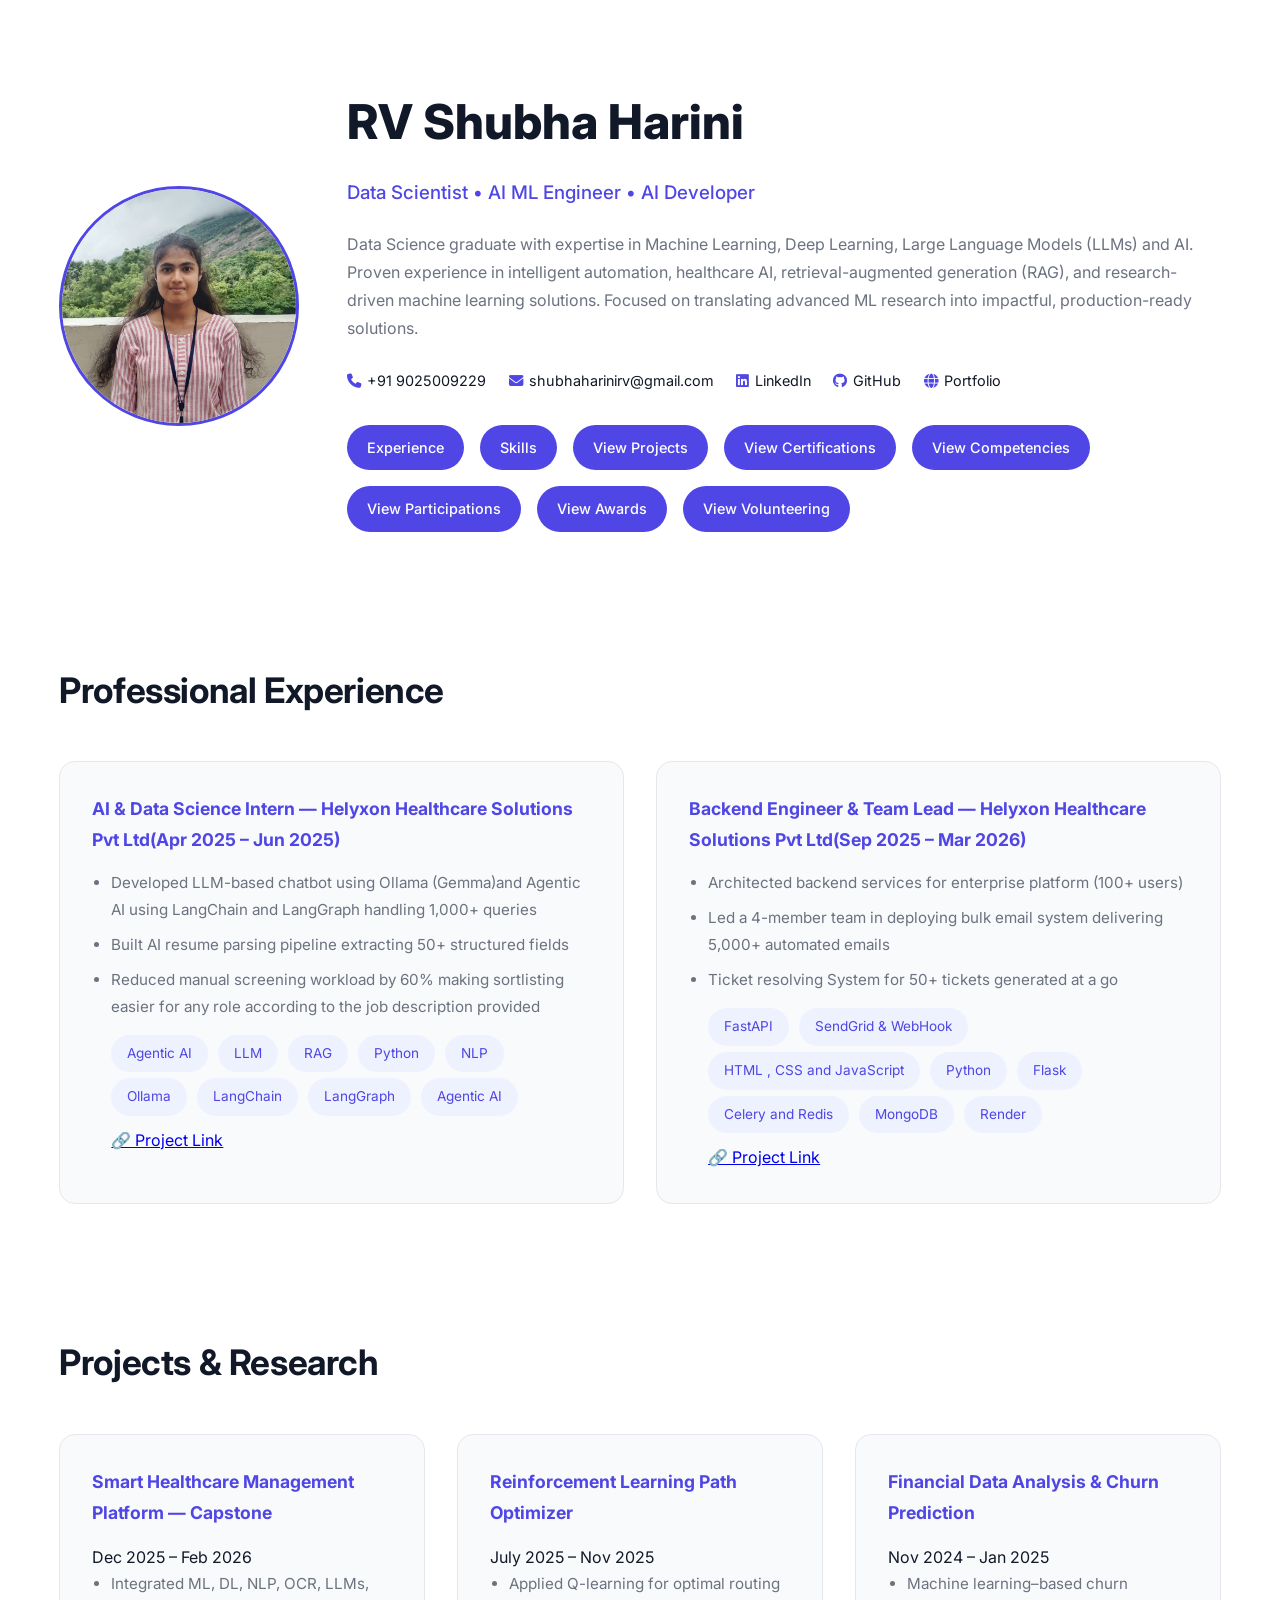
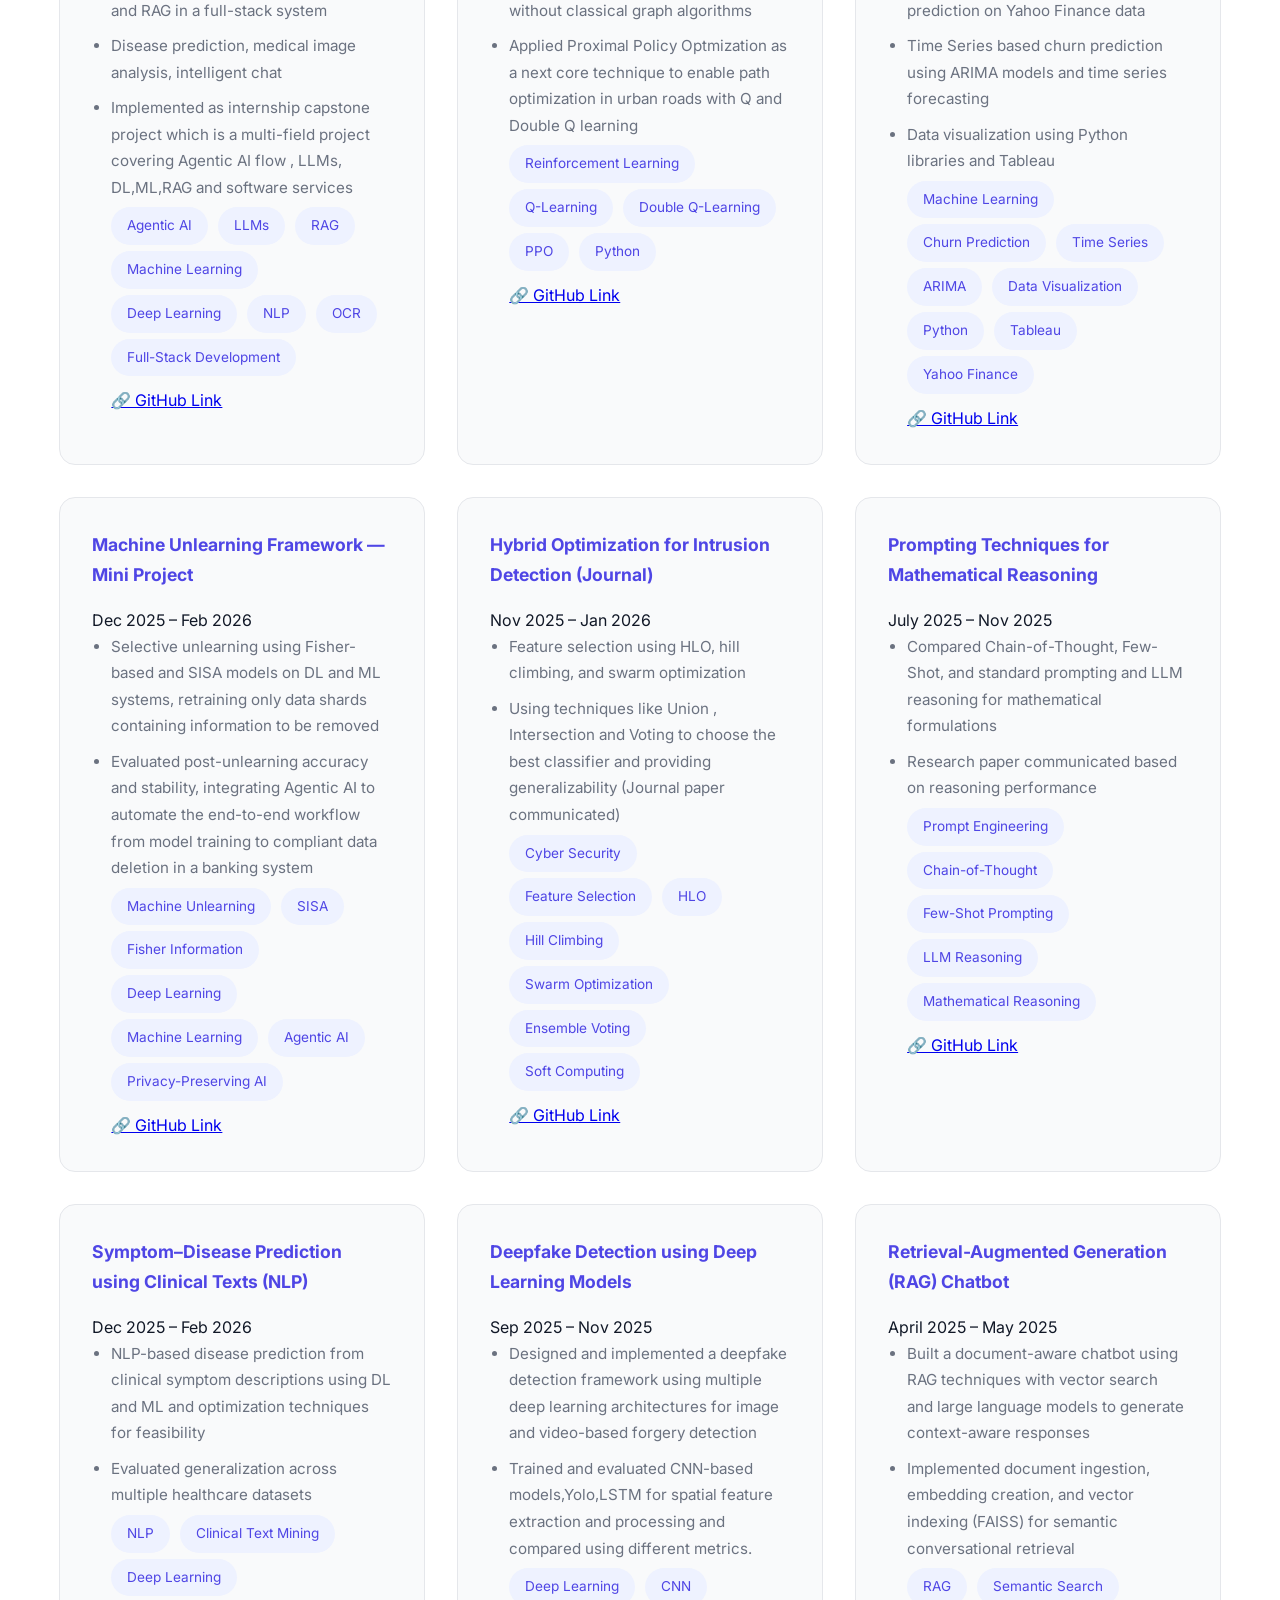
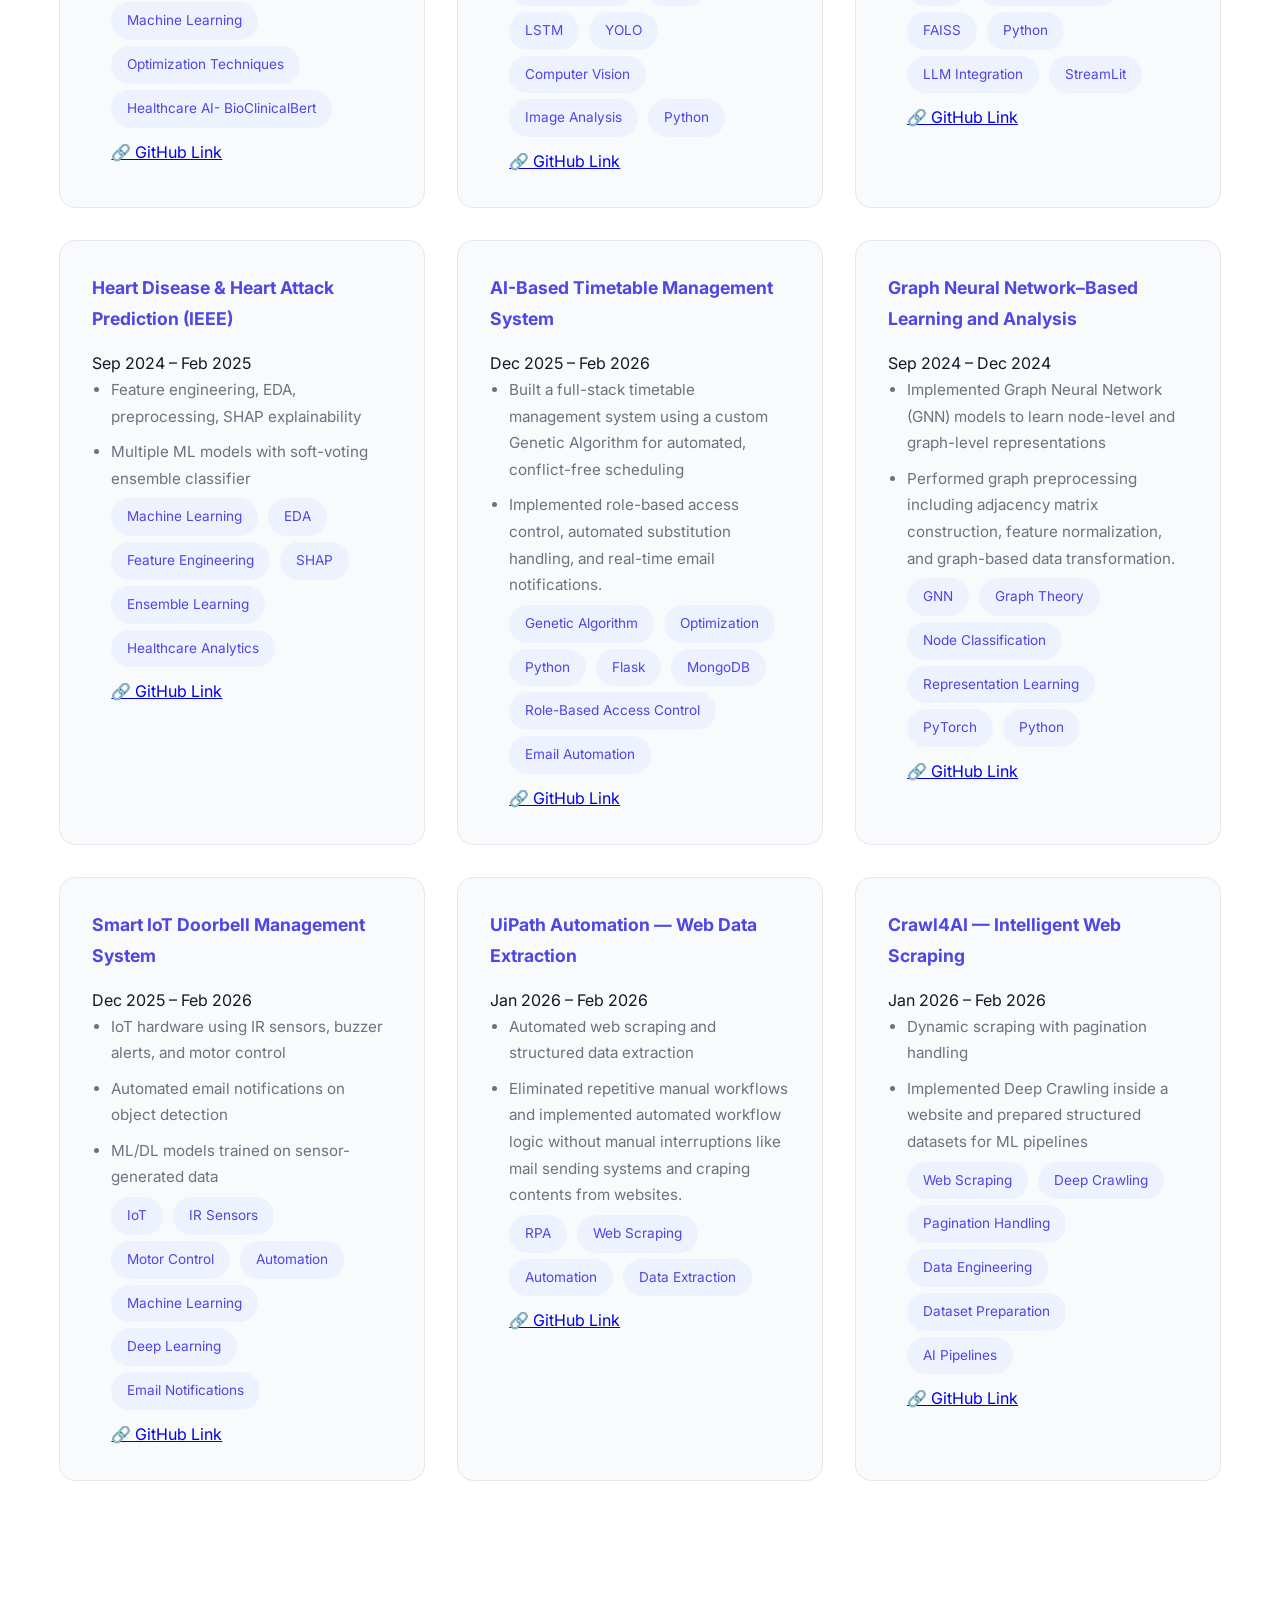
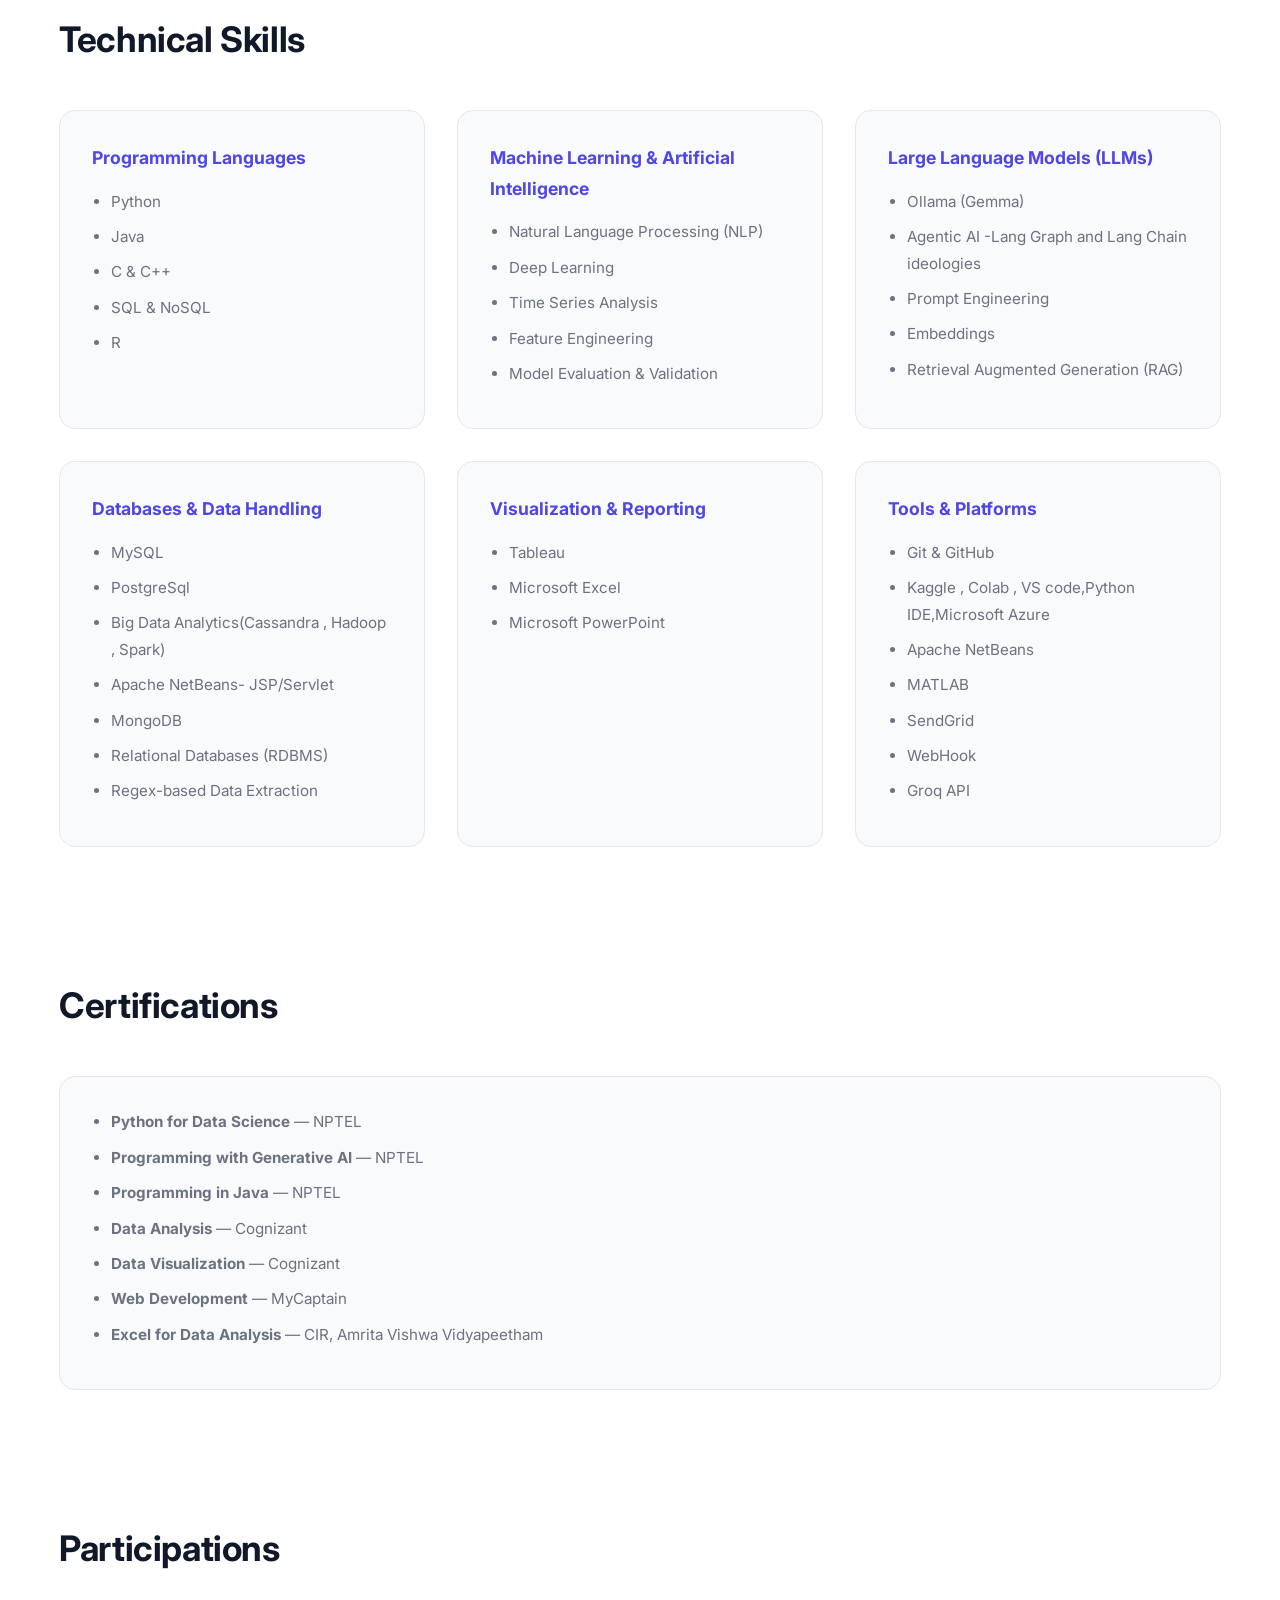
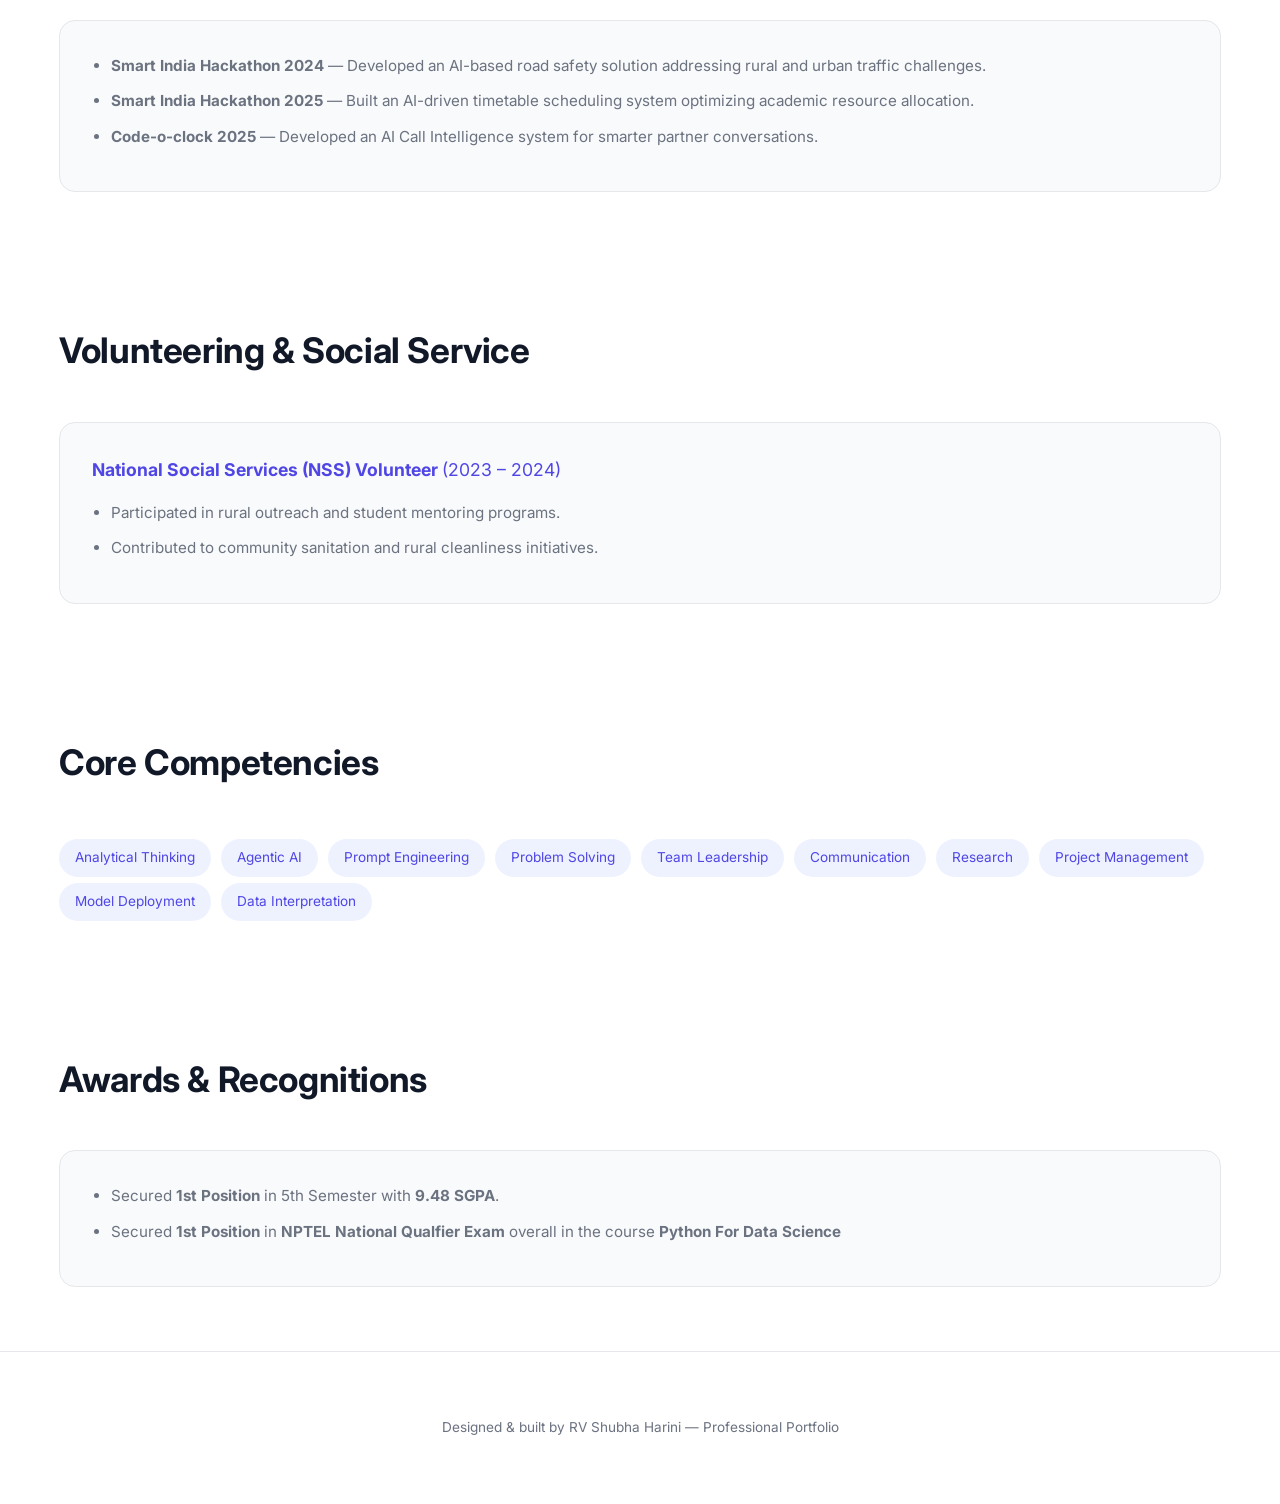
<file: index.html>
<!DOCTYPE html>
<html lang="en">
<head>
<meta charset="UTF-8">
<meta name="viewport" content="width=device-width, initial-scale=1.0">
<title>RV Shubha Harini | AI ML Engineer /Data Scientist</title>

<link href="https://fonts.googleapis.com/css2?family=Inter:wght@300;400;500;600;700;800&display=swap" rel="stylesheet">
<link rel="stylesheet" href="https://cdnjs.cloudflare.com/ajax/libs/font-awesome/6.4.0/css/all.min.css">

<style>
:root{
--bg:#ffffff;
--card:#f9fafb;
--text:#111827;
--muted:#6b7280;
--accent:#4f46e5;
--border:#e5e7eb;
}

*{
margin:0;
padding:0;
box-sizing:border-box;
font-family:'Inter',sans-serif;
scroll-behavior:smooth;
}

body{
background:var(--bg);
color:var(--text);
line-height:1.75;
}

.container{
max-width:1200px;
margin:auto;
padding:4rem 1.2rem;
}

h2{
font-size:2.2rem;
margin-bottom:2.5rem;
letter-spacing:-0.4px;
}

.grid{
display:grid;
grid-template-columns:repeat(auto-fit,minmax(320px,1fr));
gap:2rem;
}

.card{
background:var(--card);
border:1px solid var(--border);
border-radius:16px;
padding:2rem;
transition:.25s ease;
}

.card:hover{
transform:translateY(-4px);
border-color:var(--accent);
}

.card h4{
color:var(--accent);
font-size:1.1rem;
margin-bottom:.9rem;
}

.card ul{
padding-left:1.2rem;
}

.card ul li{
margin-bottom:.55rem;
color:var(--muted);
font-size:.95rem;
}

/* HERO */
.hero{
display:grid;
grid-template-columns:240px 1fr;
gap:3rem;
align-items:center;
padding-top:5rem;
}

.hero img{
width:240px;
height:240px;
border-radius:50%;
object-fit:cover;
border:3px solid var(--accent);
}

.hero h1{
font-size:3rem;
font-weight:800;
}

.hero h3{
color:var(--accent);
font-weight:500;
margin:.8rem 0 1.3rem;
}

.hero p{
color:var(--muted);
max-width:850px;
}

.contact{
margin-top:1.6rem;
display:flex;
flex-wrap:wrap;
gap:1.4rem;
font-size:.9rem;
}

.contact a{
color:var(--text);
text-decoration:none;
}

.contact i{
color:var(--accent);
margin-right:6px;
}

/* NAV BUTTONS */
.nav-buttons{
margin-top:2rem;
display:flex;
flex-wrap:wrap;
gap:1rem;
}

.nav-buttons a{
text-decoration:none;
background:var(--accent);
color:#fff;
padding:10px 20px;
border-radius:999px;
font-size:.9rem;
font-weight:500;
}

.nav-buttons a:hover{
background:#4338ca;
}

/* SKILLS */
.skills span{
display:inline-block;
background:#eef2ff;
color:var(--accent);
padding:7px 16px;
border-radius:999px;
font-size:.85rem;
margin:6px 6px 0 0;
}

footer{
text-align:center;
color:var(--muted);
padding:4rem 1rem;
border-top:1px solid var(--border);
font-size:.85rem;
}

@media(max-width:768px){
.hero{
grid-template-columns:1fr;
text-align:center;
}
.hero img{
margin:auto;
}
.nav-buttons{
justify-content:center;
}
}
</style>
</head>

<body>

<!-- HERO -->
<section class="container hero">
<img src="shubha.jpeg" alt="RV Shubha Harini">
<div>
<h1>RV Shubha Harini</h1>
<h3>Data Scientist • AI ML Engineer • AI Developer</h3>

<p>
Data Science graduate with expertise in Machine Learning, Deep Learning, Large Language Models (LLMs) and AI. Proven experience in intelligent automation, healthcare AI, retrieval-augmented generation (RAG), and research-driven machine learning solutions.
	Focused on translating advanced ML research into impactful, production-ready solutions.
</p>

<div class="contact">
<span><i class="fas fa-phone"></i><a href="tel:+919025009229">+91 9025009229</a></span>
<span><i class="fas fa-envelope"></i><a href="mailto:shubhaharinirv@gmail.com">shubhaharinirv@gmail.com</a></span>
<span><i class="fab fa-linkedin"></i><a href="https://linkedin.com/in/shubha-harini-rv-0335bb303" target="_blank">LinkedIn</a></span>
<span><i class="fab fa-github"></i><a href="https://github.com/rvshubhaharini" target="_blank">GitHub</a></span>
<span><i class="fas fa-globe"></i><a href="https://rvshubhaharini.github.io/dw_port/" target="_blank">Portfolio</a></span>
</div>

<div class="nav-buttons">
<a href="#experience">Experience</a>
<a href="#skills">Skills</a>
<a href="#projects">View Projects</a>
<a href="#certifications">View Certifications</a>
<a href="#competencies">View Competencies</a>
<a href="#participations">View Participations</a>
<a href="#awards">View Awards</a>
<a href="#volunteering">View Volunteering</a>

</div>
</div>
</section>

<!-- EXPERIENCE -->
<section class="container" id="experience">
<h2>Professional Experience</h2>
<div class="grid">

<div class="card">
<h4>AI & Data Science Intern — Helyxon Healthcare Solutions Pvt Ltd(Apr 2025 – Jun 2025)</h4>
<ul>
<li>Developed LLM-based chatbot using Ollama (Gemma)and Agentic AI using LangChain and LangGraph handling 1,000+ queries</li>
<li>Built AI resume parsing pipeline extracting 50+ structured fields</li>
<li>Reduced manual screening workload by 60% making sortlisting easier for any role according to the job description provided
<div class="skills" style="margin-top:8px;">
    <span>Agentic AI</span>
    <span>LLM</span>
    <span>RAG</span>
    <span>Python</span>
    <span>NLP</span>
    <span>Ollama</span>
    <span>LangChain</span>
    <span>LangGraph</span> 
    <span>Agentic AI</span>
  </div></li>
<div style="margin-top:10px;">
    <a href="https://capstone-project-drab-five.vercel.app/" target="_blank" class="project-link">
      🔗 Project Link
    </a>
  </div>

</ul>
</div>

<div class="card">
<h4>Backend Engineer & Team Lead — Helyxon Healthcare Solutions Pvt Ltd(Sep 2025 – Mar 2026)</h4>
<ul>
<li>Architected backend services for enterprise platform (100+ users)</li>
<li>Led a 4-member team in deploying bulk email system delivering 5,000+ automated emails</li>
<li>Ticket resolving System for 50+ tickets generated at a go
<div class="skills" style="margin-top:8px;">
    <span>FastAPI</span>
    <span>SendGrid & WebHook</span>
    <span>HTML , CSS and JavaScript</span>
    <span>Python</span>
    <span>Flask</span>
    <span>Celery and Redis</span>
    <span>MongoDB</span>
    <span>Render</span>
  </div></li>
<div style="margin-top:10px;">
    <a href="https://mailmate-frontend.vercel.app" target="_blank" class="project-link">
      🔗 Project Link
    </a>
  </div>
</ul>
</div>

</div>
</section>

<!-- PROJECTS -->
<section class="container" id="projects">
<h2>Projects & Research</h2>

<div class="grid">

  
  <div class="card">
    <h4>Smart Healthcare Management Platform — Capstone</h4>
<p class="project-duration">Dec 2025 – Feb 2026</p>

    <ul>
      <li>Integrated ML, DL, NLP, OCR, LLMs, and RAG in a full-stack system</li>
      <li>Disease prediction, medical image analysis, intelligent chat</li>
      <li>Implemented as internship capstone project which is a multi-field project covering Agentic AI flow , LLMs, DL,ML,RAG and software services
<div class="skills">
  <span>Agentic AI</span>
  <span>LLMs</span>
  <span>RAG</span>
  <span>Machine Learning</span>
  <span>Deep Learning</span>
  <span>NLP</span>
  <span>OCR</span>
  <span>Full-Stack Development</span>
</div>
</li>
<div style="margin-top:10px;">
    <a href="https://github.com/RVShubhaharini/Final_Capstone_Helyxon.git" target="_blank" class="project-link">
      🔗 GitHub Link
    </a>
  </div>
    </ul>
  </div>

  <div class="card">
    <h4>Reinforcement Learning Path Optimizer</h4>
<p class="project-duration">July 2025 – Nov 2025</p>

    <ul>
      <li>Applied Q-learning for optimal routing without classical graph algorithms</li>
	<li>Applied Proximal Policy Optmization as a next core technique to enable path optimization in urban roads with Q and Double Q learning
<div class="skills">
  <span>Reinforcement Learning</span>
  <span>Q-Learning</span>
  <span>Double Q-Learning</span>
  <span>PPO</span>
  <span>Python</span>
</div>
</li>
<div style="margin-top:10px;">
    <a href="https://github.com/RVShubhaharini/rl-pathfinder-pro.git" target="_blank" class="project-link">
      🔗 GitHub Link
    </a>
  </div>
    </ul>
  </div>

  <div class="card">
    <h4>Financial Data Analysis & Churn Prediction</h4>
<p class="project-duration">Nov 2024 – Jan 2025</p>

    <ul>
     
      <li>Machine learning–based churn prediction on Yahoo Finance data</li>
<li>Time Series based churn prediction using ARIMA models and time series forecasting</li>
	<li>Data visualization using Python libraries and Tableau
<div class="skills">
  <span>Machine Learning</span>
  <span>Churn Prediction</span>
  <span>Time Series</span>
  <span>ARIMA</span>
  <span>Data Visualization</span>
  <span>Python</span>
  <span>Tableau</span>
  <span>Yahoo Finance</span>
</div>
</li>
<div style="margin-top:10px;">
    <a href="https://github.com/RVShubhaharini/churn_prediction.git" target="_blank" class="project-link">
      🔗 GitHub Link
    </a>
  </div>
    </ul>
  </div>

  <div class="card">
    <h4>Machine Unlearning Framework — Mini Project</h4>
<p class="project-duration">Dec 2025 – Feb 2026</p>

    <ul>
      <li>Selective unlearning using Fisher-based and SISA models on DL and ML systems, retraining only data shards containing information to be removed</li>
<li>Evaluated post-unlearning accuracy and stability, integrating Agentic AI to automate the end-to-end workflow from model training to compliant data deletion in a banking system
<div class="skills">
  <span>Machine Unlearning</span>
  <span>SISA</span>
  <span>Fisher Information</span>
  <span>Deep Learning</span>
  <span>Machine Learning</span>
  <span>Agentic AI</span>
  <span>Privacy-Preserving AI</span>
</div>
</li>
<div style="margin-top:10px;">
    <a href="https://github.com/RVShubhaharini/machine-unlearning-mini-project-.git" target="_blank" class="project-link">
      🔗 GitHub Link
    </a>
  </div>
    </ul>
  </div>

  <div class="card">
    <h4>Hybrid Optimization for Intrusion Detection (Journal)</h4>
<p class="project-duration">Nov 2025 – Jan 2026</p>

    <ul>
      <li>Feature selection using HLO, hill climbing, and swarm optimization</li>
      <li>Using techniques like Union , Intersection and Voting to choose the best classifier and providing generalizability (Journal paper communicated)
<div class="skills">
  <span>Cyber Security</span>
  <span>Feature Selection</span>
  <span>HLO</span>
  <span>Hill Climbing</span>
  <span>Swarm Optimization</span>
  <span>Ensemble Voting</span>
  <span>Soft Computing</span>
</div>
</li>
<div style="margin-top:10px;">
    <a href="https://github.com/RVShubhaharini/Cyber_Security.git" target="_blank" class="project-link">
      🔗 GitHub Link
    </a>
  </div>
    </ul>
  </div>

  <div class="card">
    <h4>Prompting Techniques for Mathematical Reasoning</h4>
<p class="project-duration">July 2025 – Nov 2025</p>

    <ul>
      <li>Compared Chain-of-Thought, Few-Shot, and standard prompting and LLM reasoning for mathematical formulations</li>
      <li>Research paper communicated based on reasoning performance
<div class="skills">
  <span>Prompt Engineering</span>
  <span>Chain-of-Thought</span>
  <span>Few-Shot Prompting</span>
  <span>LLM Reasoning</span>
  <span>Mathematical Reasoning</span>
</div>
</li>
<div style="margin-top:10px;">
    <a href="https://github.com/RVShubhaharini/Prompting_Techniques.git" target="_blank" class="project-link">
      🔗 GitHub Link
    </a>
  </div>
    </ul>
  </div>

  <div class="card">
    <h4>Symptom–Disease Prediction using Clinical Texts (NLP)</h4>
<p class="project-duration">Dec 2025 – Feb 2026</p>

    <ul>
      <li>NLP-based disease prediction from clinical symptom descriptions using DL and ML and optimization techniques for feasibility</li>
      <li>Evaluated generalization across multiple healthcare datasets
<div class="skills">
  <span>NLP</span>
  <span>Clinical Text Mining</span>
  <span>Deep Learning</span>
  <span>Machine Learning</span>
  <span>Optimization Techniques</span>
  <span>Healthcare AI- BioClinicalBert</span>
</div>
</li>
<div style="margin-top:10px;">
    <a href="https://github.com/RVShubhaharini/NLP_symptoms-Disease_Prediction.git" target="_blank" class="project-link">
      🔗 GitHub Link
    </a>
  </div>
    </ul>
  </div>

<div class="card">
  <h4>Deepfake Detection using Deep Learning Models</h4>
<p class="project-duration">Sep 2025 – Nov 2025</p>


  <ul>
    <li>
      Designed and implemented a deepfake detection framework using multiple deep learning architectures for image and video-based forgery detection
    </li>
    <li>
      Trained and evaluated CNN-based models,Yolo,LSTM for spatial feature extraction and processing and compared using different metrics.
      <div class="skills">
        <span>Deep Learning</span>
        <span>CNN</span>
        <span>LSTM</span>
        <span>YOLO</span>
        <span>Computer Vision</span>
        <span>Image Analysis</span>
        <span>Python</span>
      </div>
    </li>

    <div style="margin-top:10px;">
      <a href="https://github.com/RVShubhaharini/deep_learning.git" 
         target="_blank" 
         class="project-link">
        🔗 GitHub Link
      </a>
    </div>
  </ul>
</div>


  <div class="card">
  <h4>Retrieval-Augmented Generation (RAG) Chatbot</h4>
  <p class="project-duration">April 2025 – May 2025</p>

  <ul>
    <li>
      Built a document-aware chatbot using RAG techniques with vector search and large language models to generate context-aware responses
    </li>
    <li>
      Implemented document ingestion, embedding creation, and vector indexing (FAISS) for semantic conversational retrieval
      <div class="skills">
        <span>RAG</span>
        <span>Semantic Search</span>
        <span>FAISS</span>
        <span>Python</span>
        <span>LLM Integration</span>
        <span>StreamLit</span>
      </div>
    </li>

    <div style="margin-top:10px;">
      <a href="https://github.com/RVShubhaharini/Rag-Chatbot.git"
         target="_blank"
         class="project-link">
        🔗 GitHub Link
      </a>
    </div>
  </ul>
</div>

  <div class="card">
    <h4>Heart Disease & Heart Attack Prediction (IEEE)</h4>
<p class="project-duration">Sep 2024 – Feb 2025</p>

    <ul>
      <li>Feature engineering, EDA, preprocessing, SHAP explainability</li>
      <li>Multiple ML models with soft-voting ensemble classifier
<div class="skills">
  <span>Machine Learning</span>
  <span>EDA</span>
  <span>Feature Engineering</span>
  <span>SHAP</span>
  <span>Ensemble Learning</span>
  <span>Healthcare Analytics</span>
</div>
</li>
<div style="margin-top:10px;">
    <a href="https://github.com/RVShubhaharini/Heart_Attack_Prediction.git" target="_blank" class="project-link">
      🔗 GitHub Link
    </a>
  </div>
    </ul>
  </div>
<div class="card">
  <h4>AI-Based Timetable Management System</h4>
<p class="project-duration">Dec 2025 – Feb 2026</p>

  <ul>
    <li>Built a full-stack timetable management system using a custom Genetic Algorithm for automated, conflict-free scheduling</li>
<li>Implemented role-based access control, automated substitution handling, and real-time email notifications.

<div class="skills">
  <span>Genetic Algorithm</span>
  <span>Optimization</span>
  <span>Python</span>
  <span>Flask</span>
  <span>MongoDB</span>
  <span>Role-Based Access Control</span>
  <span>Email Automation</span>
</div>

</li>
<div style="margin-top:10px;">
    <a href="https://github.com/RVShubhaharini/TimeTable_Scheduling_SE.git" target="_blank" class="project-link">
      🔗 GitHub Link
    </a>
  </div>
  </ul>
</div>

<div class="card">
  <h4>Graph Neural Network–Based Learning and Analysis</h4>
<p class="project-duration">Sep 2024 – Dec 2024</p>


  <ul>
    <li>
      Implemented Graph Neural Network (GNN) models to learn node-level and graph-level representations </li>
    <li>
      Performed graph preprocessing including adjacency matrix construction, feature normalization, and graph-based data transformation.
     <div class="skills">
      
        <span>GNN</span>
        <span>Graph Theory</span>
        <span>Node Classification</span>
        <span>Representation Learning</span>
        <span>PyTorch</span>
        <span>Python</span>
      </div>
    </li>

    <div style="margin-top:10px;">
      <a href="https://github.com/RVShubhaharini/Graph_NeuralNetworks.git"
         target="_blank"
         class="project-link">
        🔗 GitHub Link
      </a>
    </div>
  </ul>
</div>


  <div class="card">
    <h4>Smart IoT Doorbell Management System</h4>
<p class="project-duration">Dec 2025 – Feb 2026</p>

    <ul>
      <li>IoT hardware using IR sensors, buzzer alerts, and motor control</li>
      <li>Automated email notifications on object detection</li>
      <li>ML/DL models trained on sensor-generated data
<div class="skills">
  <span>IoT</span>
  <span>IR Sensors</span>
  <span>Motor Control</span>
  <span>Automation</span>
  <span>Machine Learning</span>
  <span>Deep Learning</span>
  <span>Email Notifications</span>
</div>
</li>
<div style="margin-top:10px;">
    <a href="https://github.com/RVShubhaharini/IOT_DoorbellSensor_Project.git" target="_blank" class="project-link">
      🔗 GitHub Link
    </a>
  </div>
    </ul>
  </div>

  <div class="card">
    <h4>UiPath Automation — Web Data Extraction</h4>
<p class="project-duration">Jan 2026 – Feb 2026</p>

    <ul>
      <li>Automated web scraping and structured data extraction</li>
      <li>Eliminated repetitive manual workflows and implemented automated workflow logic without manual interruptions like mail sending systems and craping contents from websites.
<div class="skills">
  <span>RPA</span>
  <span>Web Scraping</span>
  <span>Automation</span>
  <span>Data Extraction</span>
</div>
</li>
<div style="margin-top:10px;">
    <a href="https://github.com/RVShubhaharini/UiPath_DataWrangling.git" target="_blank" class="project-link">
      🔗 GitHub Link
    </a>
  </div>
    </ul>
  </div>

  <div class="card">
    <h4>Crawl4AI — Intelligent Web Scraping</h4>
<p class="project-duration">Jan 2026 – Feb 2026</p>

    <ul>
      <li>Dynamic scraping with pagination handling </li>
      <li>Implemented Deep Crawling inside a website and prepared structured datasets for ML pipelines
<div class="skills">
  <span>Web Scraping</span>
  <span>Deep Crawling</span>
  <span>Pagination Handling</span>
  <span>Data Engineering</span>
  <span>Dataset Preparation</span>
  <span>AI Pipelines</span>
</div>
</li>
<div style="margin-top:10px;">
    <a href="https://github.com/RVShubhaharini/crawl4AI_deep_crawl.git" target="_blank" class="project-link">
      🔗 GitHub Link
    </a>
  </div>
    </ul>
  </div>

</div>
</section>


<!-- TECHNICAL SKILLS -->
<section class="container" id="skills">
<h2>Technical Skills</h2>

<div class="grid">

  <div class="card">
    <h4>Programming Languages</h4>
    <ul>
      <li>Python</li>
      <li>Java</li>
      <li>C & C++ </li>
      <li>SQL & NoSQL</li>
      <li>R</li>
    </ul>
  </div>

  <div class="card">
    <h4>Machine Learning & Artificial Intelligence</h4>
    <ul>
      <li>Natural Language Processing (NLP)</li>
      <li>Deep Learning</li>
      <li>Time Series Analysis</li>
      <li>Feature Engineering</li>
      <li>Model Evaluation & Validation</li>
    </ul>
  </div>

  <div class="card">
    <h4>Large Language Models (LLMs)</h4>
    <ul>
      <li>Ollama (Gemma)</li>
	<li>Agentic AI -Lang Graph and Lang Chain ideologies</li>
      <li>Prompt Engineering</li>
      <li>Embeddings</li>
      <li>Retrieval Augmented Generation (RAG)</li>
    </ul>
  </div>

  <div class="card">
    <h4>Databases & Data Handling</h4>
    <ul>
      <li>MySQL</li>
	<li>PostgreSql</li>
	<li>Big Data Analytics(Cassandra , Hadoop , Spark)</li>
	<li>Apache NetBeans- JSP/Servlet</li>
      <li>MongoDB</li>
      <li>Relational Databases (RDBMS)</li>
      <li>Regex-based Data Extraction</li>
    </ul>
  </div>

  <div class="card">
    <h4>Visualization & Reporting</h4>
    <ul>
      <li>Tableau</li>
      <li>Microsoft Excel</li>
      <li>Microsoft PowerPoint</li>
    </ul>
  </div>

  <div class="card">
    <h4>Tools & Platforms</h4>
    <ul>
      <li>Git & GitHub</li>
	<li>Kaggle , Colab , VS code,Python IDE,Microsoft Azure
      <li>Apache NetBeans</li>
      <li>MATLAB</li>
      <li>SendGrid</li>
	<li>WebHook</li>
      <li>Groq API</li>
    </ul>
  </div>

</div>
</section>


<!-- CERTIFICATIONS -->
<section class="container" id="certifications">
<h2>Certifications</h2>

<div class="grid">
  <div class="card">
    <ul>
      <li><strong>Python for Data Science</strong> — NPTEL</li>
      <li><strong>Programming with Generative AI</strong> — NPTEL</li>
      <li><strong>Programming in Java</strong> — NPTEL</li>
      <li><strong>Data Analysis</strong> — Cognizant</li>
      <li><strong>Data Visualization</strong> — Cognizant</li>
      <li><strong>Web Development</strong> — MyCaptain</li>
      <li><strong>Excel for Data Analysis</strong> — CIR, Amrita Vishwa Vidyapeetham</li>
    </ul>
  </div>
</div>
</section>


<!-- PARTICIPATIONS -->
<section class="container" id="participations">
<h2>Participations</h2>

<div class="grid">
  <div class="card">
    <ul>
      <li>
        <strong>Smart India Hackathon 2024</strong> —  
        Developed an AI-based road safety solution addressing rural and urban traffic challenges.
      </li>
      <li>
        <strong>Smart India Hackathon 2025</strong> —  
        Built an AI-driven timetable scheduling system optimizing academic resource allocation.
      </li>
      <li>
        <strong>Code-o-clock 2025</strong> —  
        Developed an AI Call Intelligence system for smarter partner conversations.
      </li>
      
    </ul>
  </div>
</div>
</section>


<!-- VOLUNTEERING -->
<section class="container" id="volunteering">
<h2>Volunteering & Social Service</h2>

<div class="grid">
  <div class="card">
    <h4>National Social Services (NSS) Volunteer <span style="font-weight:400;">(2023 – 2024)</span></h4>
    <ul>
      <li>Participated in rural outreach and student mentoring programs.</li>
      <li>Contributed to community sanitation and rural cleanliness initiatives.</li>
    </ul>
  </div>
</div>
</section>


<!-- CORE COMPETENCIES -->
<section class="container" id="competencies">
<h2>Core Competencies</h2>

<div class="skills">
  <span>Analytical Thinking</span>
<span>Agentic AI </span>
<span>Prompt Engineering</span>
  <span>Problem Solving</span>
  <span>Team Leadership</span>
  <span>Communication</span>
  <span>Research</span>
  <span>Project Management</span>
  <span>Model Deployment</span>
  <span>Data Interpretation</span>
</div>
</section>

<!-- AWARDS -->
<section class="container" id="awards">
<h2>Awards & Recognitions</h2>

<div class="grid">
  <div class="card">
    <ul>
      <li>
        Secured <strong>1st Position</strong> in 5th Semester with <strong>9.48 SGPA</strong>.
        </li>
      <li>
        Secured <strong>1st Position</strong> in <strong>NPTEL National Qualfier Exam</strong> overall in the course <strong>Python For Data Science</strong>

      </li>
    </ul>
  </div>
</div>
</section>


<footer>
Designed & built by RV Shubha Harini — Professional Portfolio
</footer>

</body>
</html>
</file>
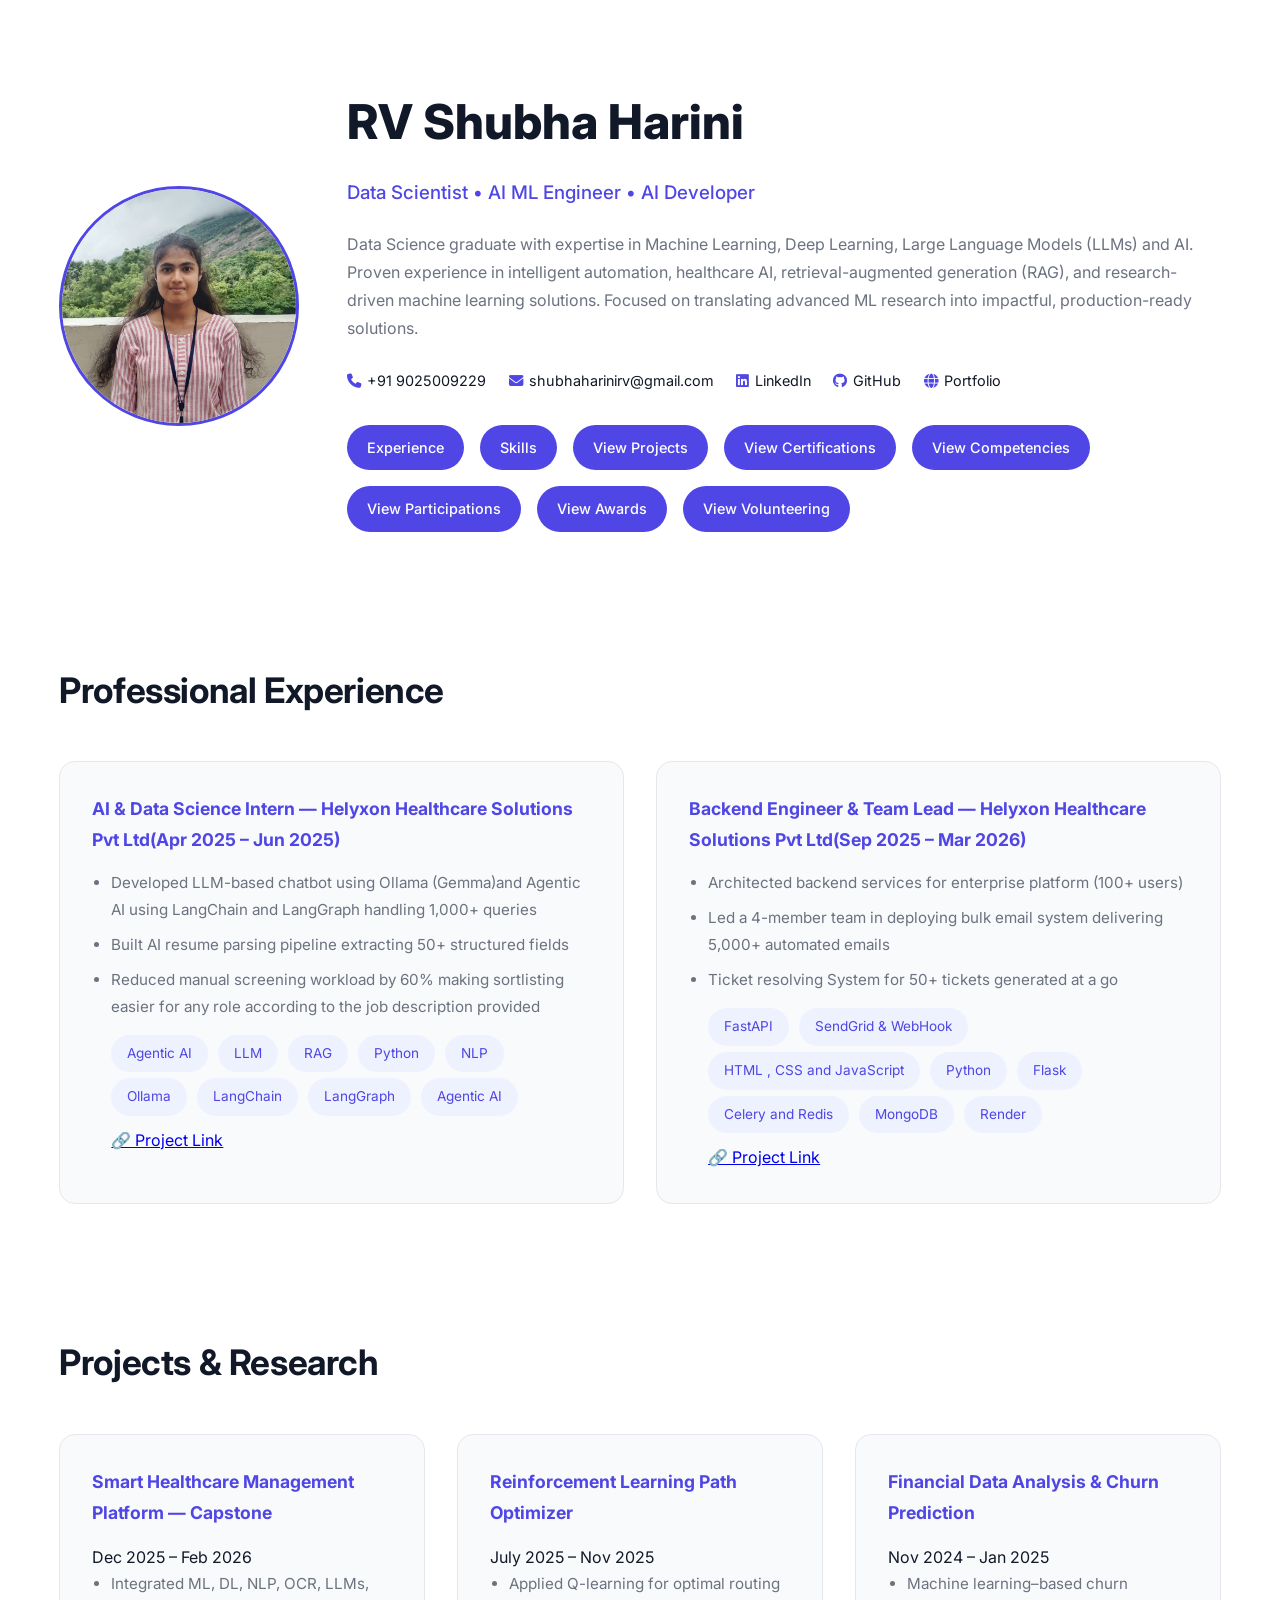
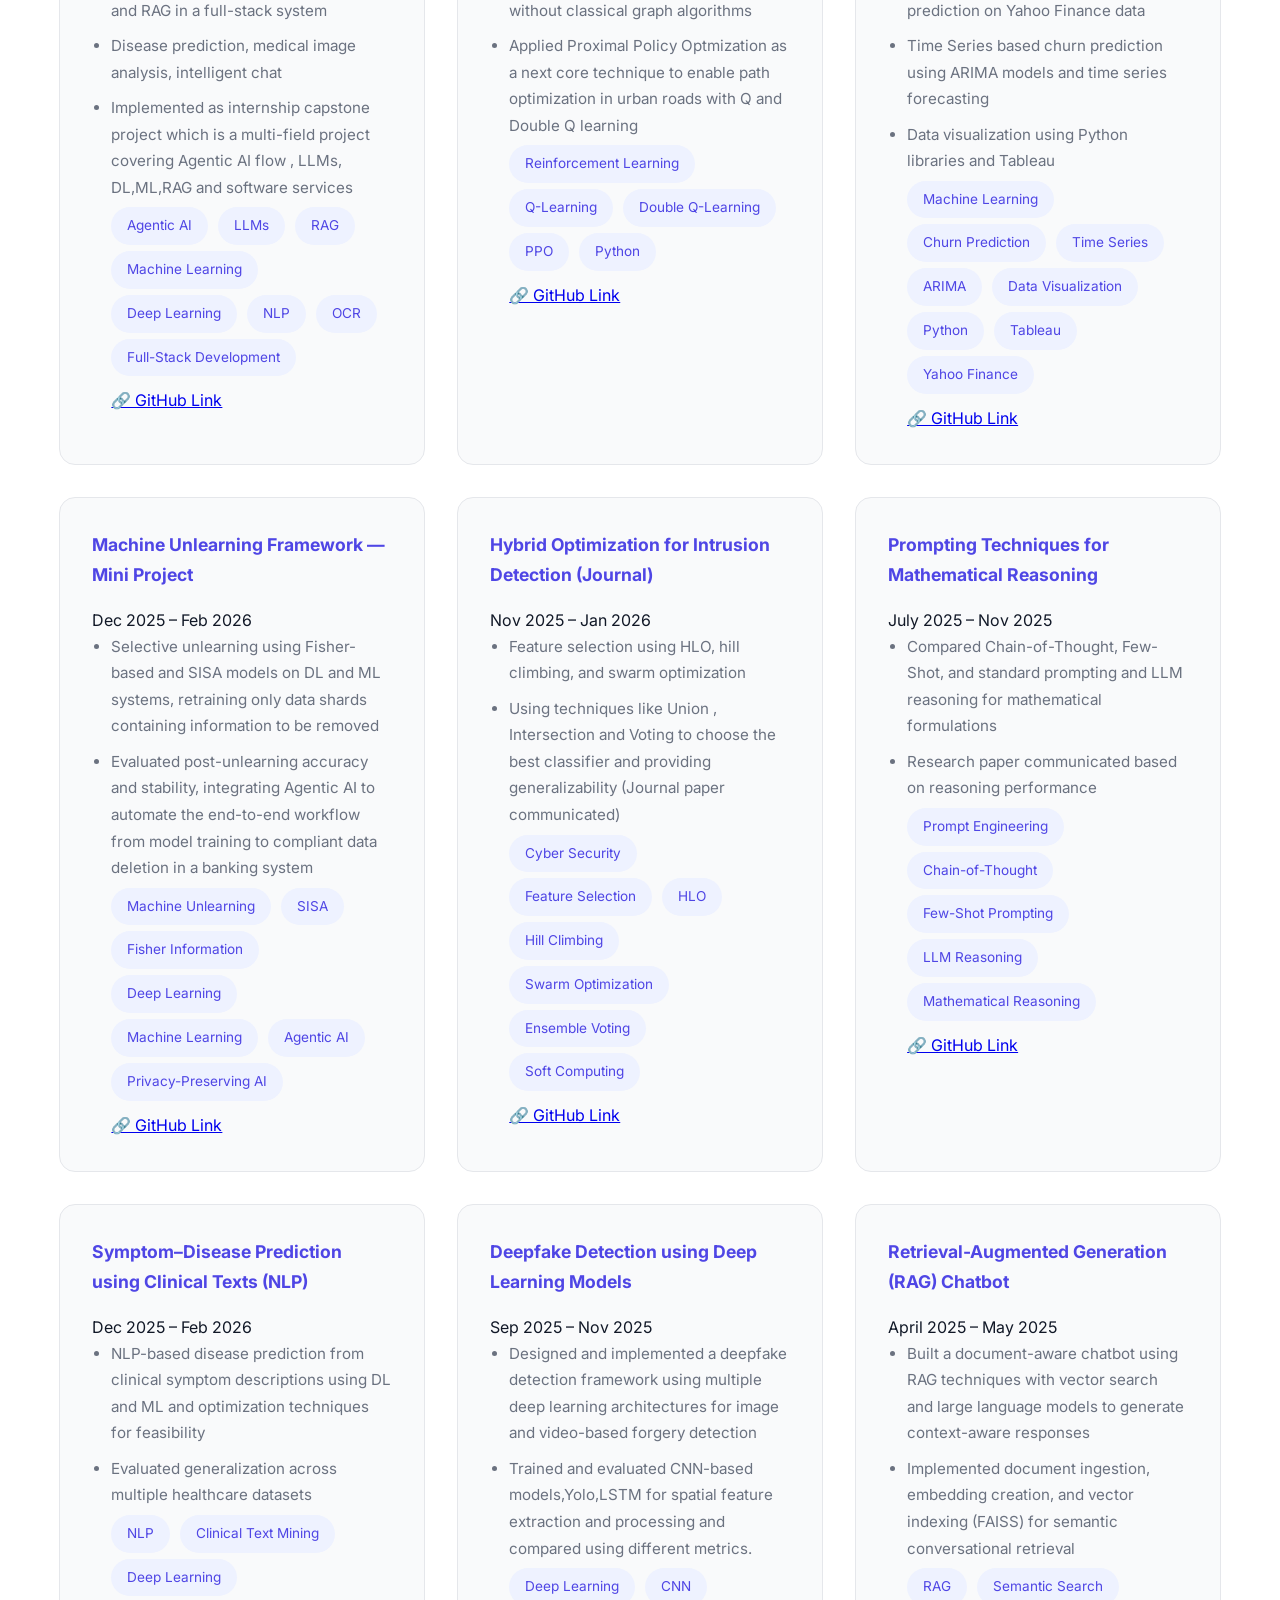
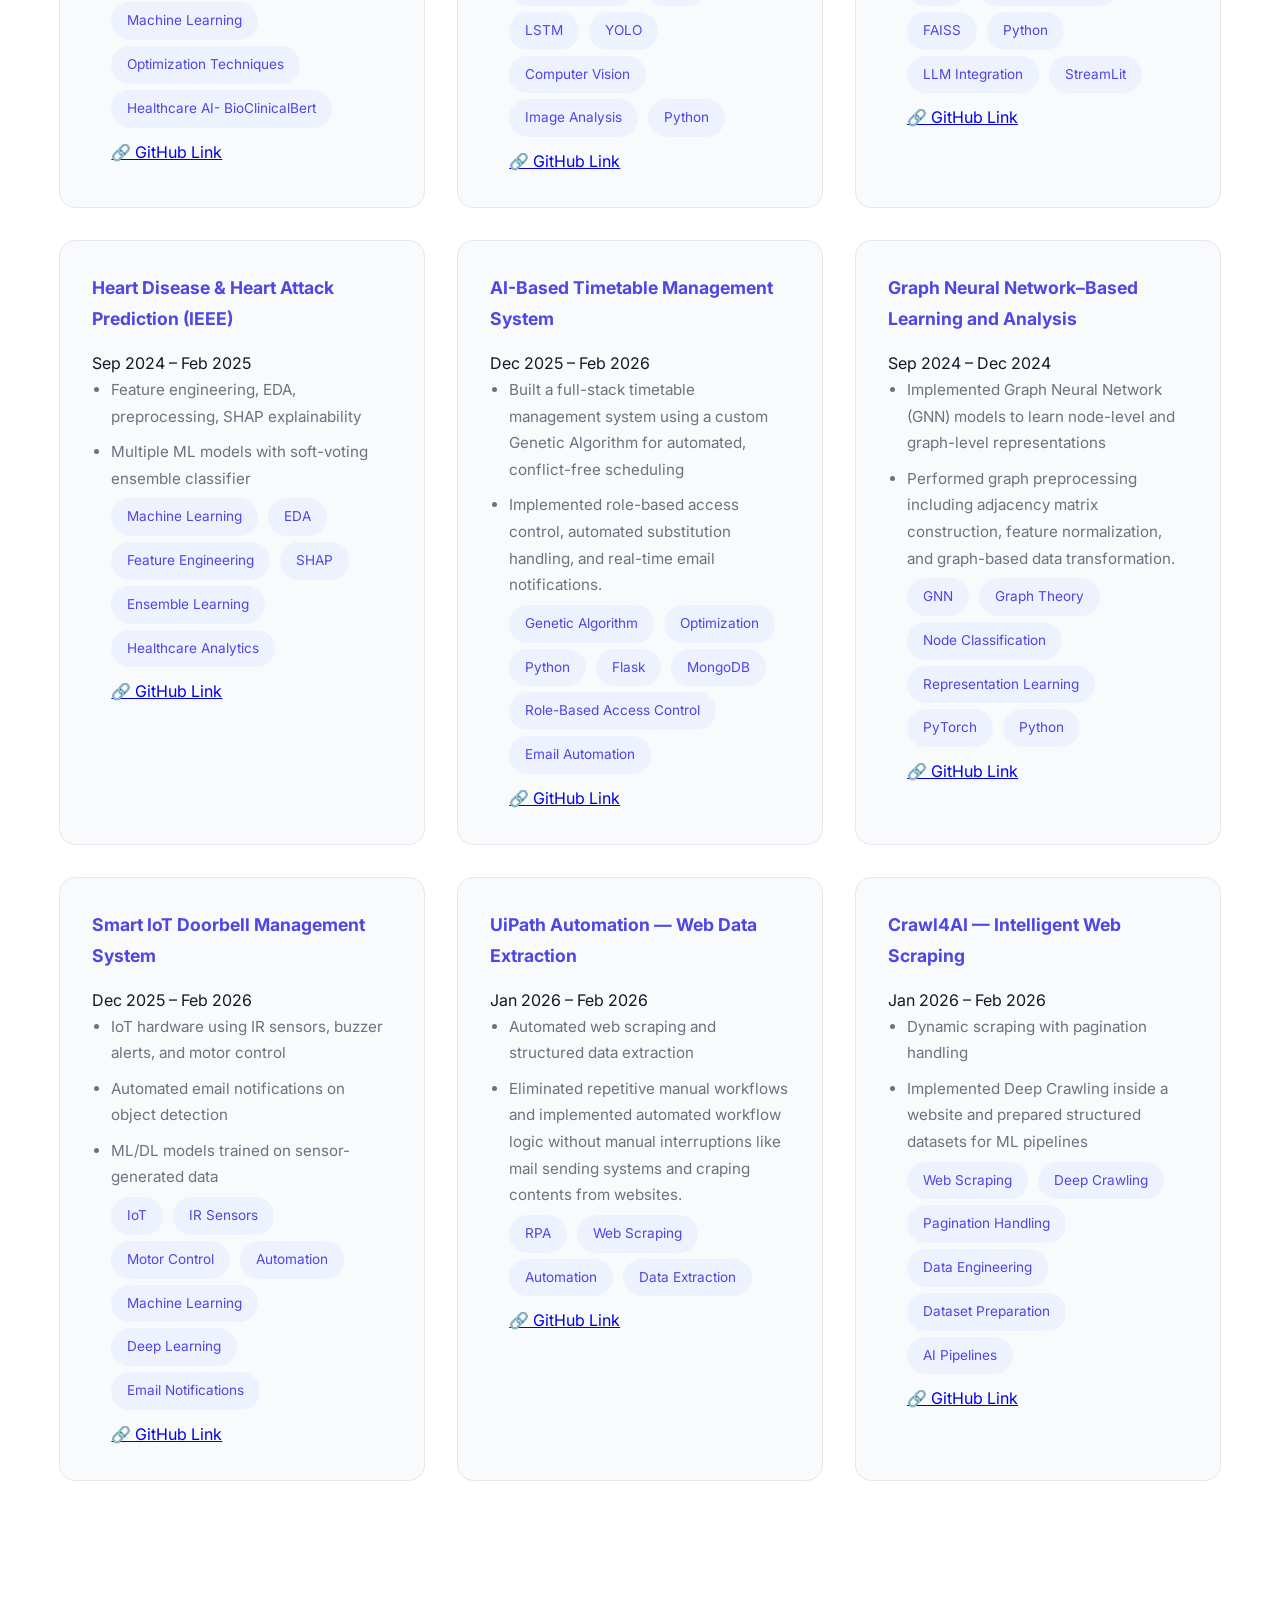
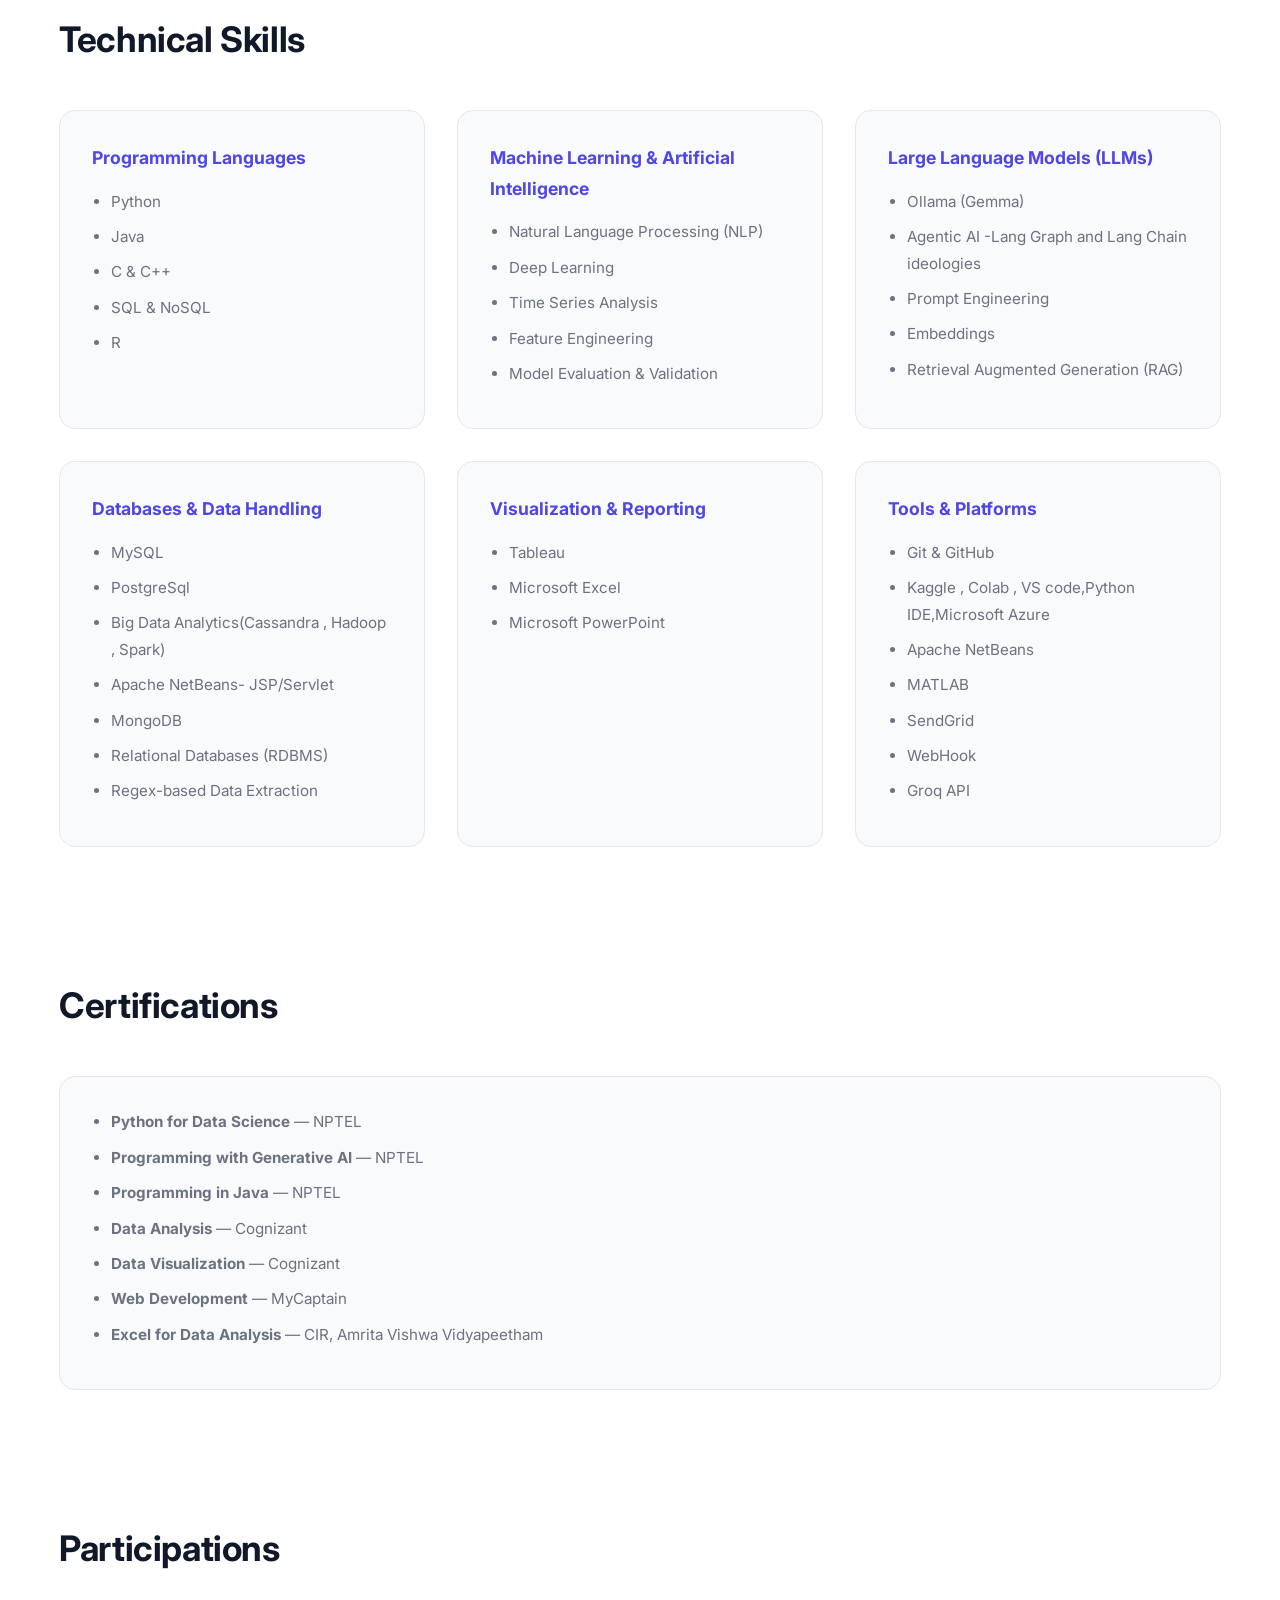
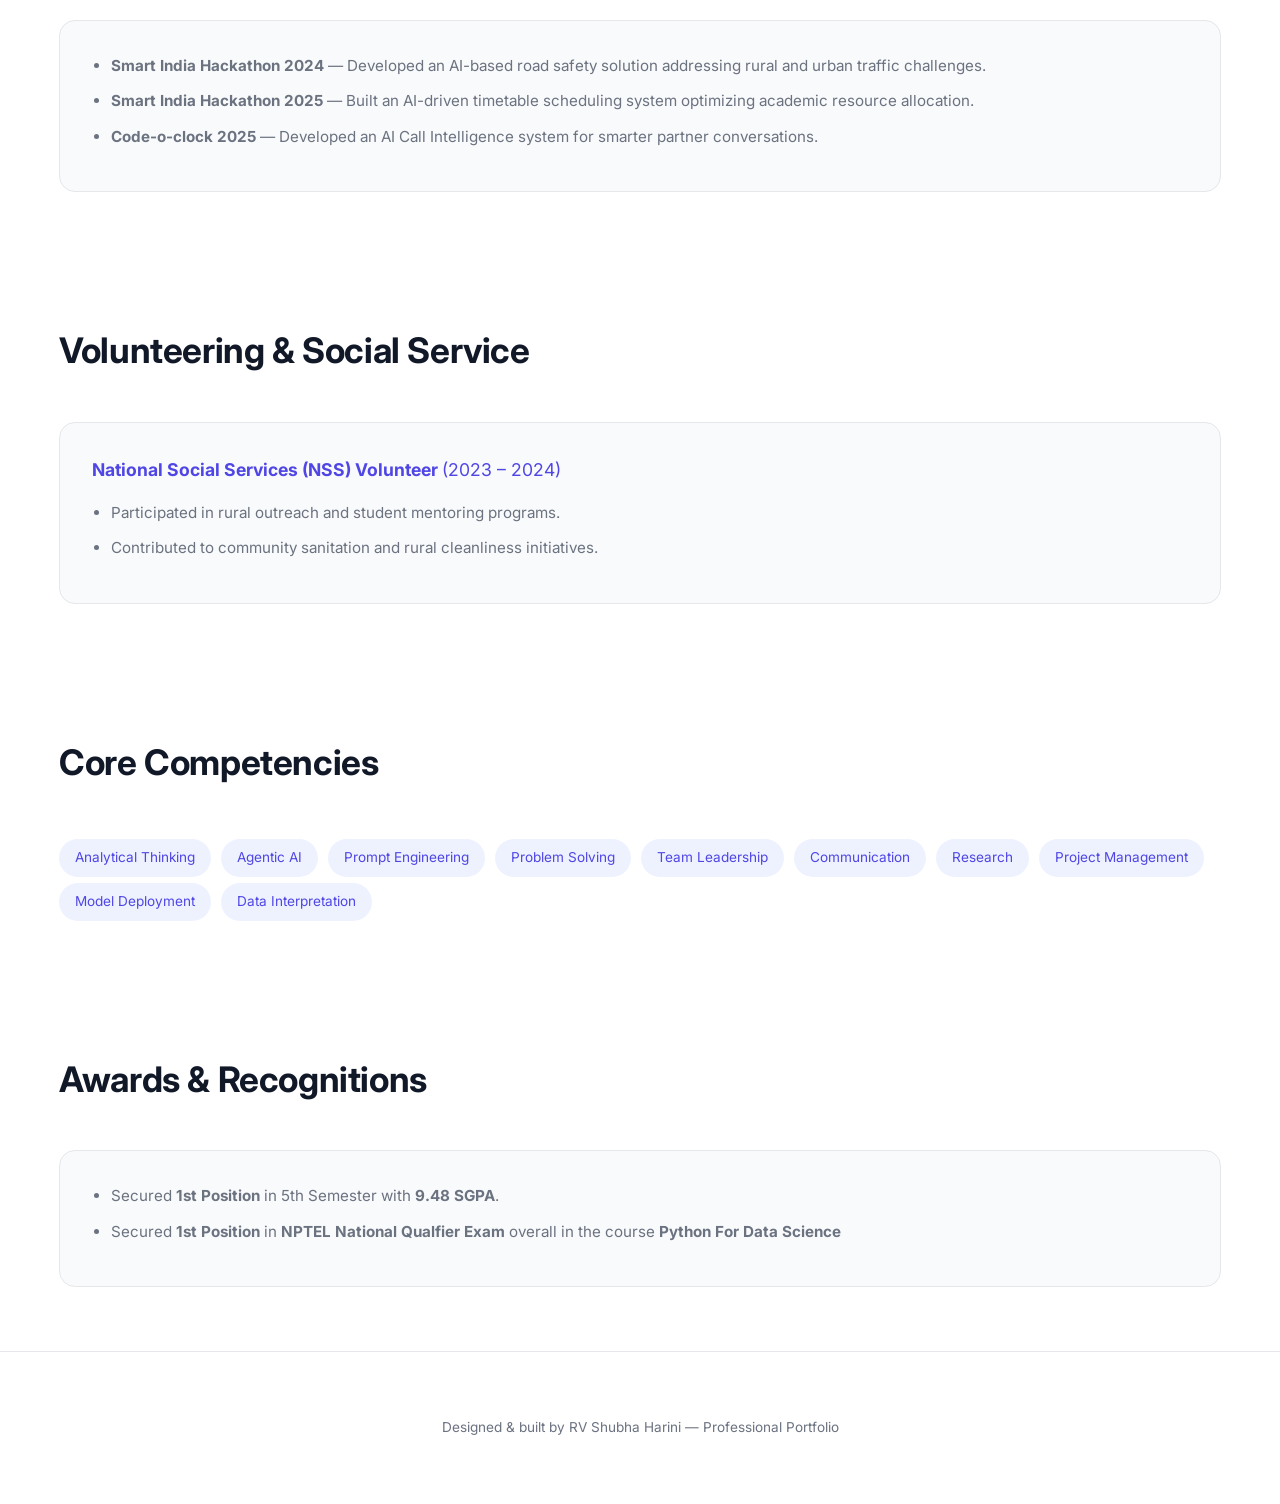
<file: old.html>
<!DOCTYPE html>
<html lang="en">
<head>
<meta charset="UTF-8">
<meta name="viewport" content="width=device-width, initial-scale=1.0">
<title>RV Shubha Harini | AI ML Engineer /Data Scientist</title>

<link href="https://fonts.googleapis.com/css2?family=Inter:wght@300;400;500;600;700;800&display=swap" rel="stylesheet">
<link rel="stylesheet" href="https://cdnjs.cloudflare.com/ajax/libs/font-awesome/6.4.0/css/all.min.css">

<style>
:root{
--bg:#ffffff;
--card:#f9fafb;
--text:#111827;
--muted:#6b7280;
--accent:#4f46e5;
--border:#e5e7eb;
}

*{
margin:0;
padding:0;
box-sizing:border-box;
font-family:'Inter',sans-serif;
scroll-behavior:smooth;
}

body{
background:var(--bg);
color:var(--text);
line-height:1.75;
}

.container{
max-width:1200px;
margin:auto;
padding:4rem 1.2rem;
}

h2{
font-size:2.2rem;
margin-bottom:2.5rem;
letter-spacing:-0.4px;
}

.grid{
display:grid;
grid-template-columns:repeat(auto-fit,minmax(320px,1fr));
gap:2rem;
}

.card{
background:var(--card);
border:1px solid var(--border);
border-radius:16px;
padding:2rem;
transition:.25s ease;
}

.card:hover{
transform:translateY(-4px);
border-color:var(--accent);
}

.card h4{
color:var(--accent);
font-size:1.1rem;
margin-bottom:.9rem;
}

.card ul{
padding-left:1.2rem;
}

.card ul li{
margin-bottom:.55rem;
color:var(--muted);
font-size:.95rem;
}

/* HERO */
.hero{
display:grid;
grid-template-columns:240px 1fr;
gap:3rem;
align-items:center;
padding-top:5rem;
}

.hero img{
width:240px;
height:240px;
border-radius:50%;
object-fit:cover;
border:3px solid var(--accent);
}

.hero h1{
font-size:3rem;
font-weight:800;
}

.hero h3{
color:var(--accent);
font-weight:500;
margin:.8rem 0 1.3rem;
}

.hero p{
color:var(--muted);
max-width:850px;
}

.contact{
margin-top:1.6rem;
display:flex;
flex-wrap:wrap;
gap:1.4rem;
font-size:.9rem;
}

.contact a{
color:var(--text);
text-decoration:none;
}

.contact i{
color:var(--accent);
margin-right:6px;
}

/* NAV BUTTONS */
.nav-buttons{
margin-top:2rem;
display:flex;
flex-wrap:wrap;
gap:1rem;
}

.nav-buttons a{
text-decoration:none;
background:var(--accent);
color:#fff;
padding:10px 20px;
border-radius:999px;
font-size:.9rem;
font-weight:500;
}

.nav-buttons a:hover{
background:#4338ca;
}

/* SKILLS */
.skills span{
display:inline-block;
background:#eef2ff;
color:var(--accent);
padding:7px 16px;
border-radius:999px;
font-size:.85rem;
margin:6px 6px 0 0;
}

footer{
text-align:center;
color:var(--muted);
padding:4rem 1rem;
border-top:1px solid var(--border);
font-size:.85rem;
}

@media(max-width:768px){
.hero{
grid-template-columns:1fr;
text-align:center;
}
.hero img{
margin:auto;
}
.nav-buttons{
justify-content:center;
}
}
</style>
</head>

<body>

<!-- HERO -->
<section class="container hero">
<img src="shubha.jpeg" alt="RV Shubha Harini">
<div>
<h1>RV Shubha Harini</h1>
<h3>Data Scientist • AI ML Engineer • AI Developer</h3>

<p>
Data Science graduate with expertise in Machine Learning, Deep Learning, Large Language Models (LLMs) and AI. Proven experience in intelligent automation, healthcare AI, retrieval-augmented generation (RAG), and research-driven machine learning solutions.
	Focused on translating advanced ML research into impactful, production-ready solutions.
</p>

<div class="contact">
<span><i class="fas fa-phone"></i><a href="tel:+919025009229">+91 9025009229</a></span>
<span><i class="fas fa-envelope"></i><a href="mailto:shubhaharinirv@gmail.com">shubhaharinirv@gmail.com</a></span>
<span><i class="fab fa-linkedin"></i><a href="https://linkedin.com/in/shubha-harini-rv-0335bb303" target="_blank">LinkedIn</a></span>
<span><i class="fab fa-github"></i><a href="https://github.com/rvshubhaharini" target="_blank">GitHub</a></span>
<span><i class="fas fa-globe"></i><a href="https://rvshubhaharini.github.io/dw_port/" target="_blank">Portfolio</a></span>
</div>

<div class="nav-buttons">
<a href="#experience">Experience</a>
<a href="#skills">Skills</a>
<a href="#projects">View Projects</a>
<a href="#certifications">View Certifications</a>
<a href="#competencies">View Competencies</a>
<a href="#participations">View Participations</a>
<a href="#awards">View Awards</a>
<a href="#volunteering">View Volunteering</a>

</div>
</div>
</section>

<!-- EXPERIENCE -->
<section class="container" id="experience">
<h2>Professional Experience</h2>
<div class="grid">

<div class="card">
<h4>AI & Data Science Intern — Helyxon Healthcare Solutions Pvt Ltd(Apr 2025 – Jun 2025)</h4>
<ul>
<li>Developed LLM-based chatbot using Ollama (Gemma)and Agentic AI using LangChain and LangGraph handling 1,000+ queries</li>
<li>Built AI resume parsing pipeline extracting 50+ structured fields</li>
<li>Reduced manual screening workload by 60% making sortlisting easier for any role according to the job description provided
<div class="skills" style="margin-top:8px;">
    <span>Agentic AI</span>
    <span>LLM</span>
    <span>RAG</span>
    <span>Python</span>
    <span>NLP</span>
    <span>Ollama</span>
    <span>LangChain</span>
    <span>LangGraph</span> 
    <span>Agentic AI</span>
  </div></li>
<div style="margin-top:10px;">
    <a href="https://capstone-project-drab-five.vercel.app/" target="_blank" class="project-link">
      🔗 Project Link
    </a>
  </div>

</ul>
</div>

<div class="card">
<h4>Backend Engineer & Team Lead — Helyxon Healthcare Solutions Pvt Ltd(Sep 2025 – Mar 2026)</h4>
<ul>
<li>Architected backend services for enterprise platform (100+ users)</li>
<li>Led a 4-member team in deploying bulk email system delivering 5,000+ automated emails</li>
<li>Ticket resolving System for 50+ tickets generated at a go
<div class="skills" style="margin-top:8px;">
    <span>FastAPI</span>
    <span>SendGrid & WebHook</span>
    <span>HTML , CSS and JavaScript</span>
    <span>Python</span>
    <span>Flask</span>
    <span>Celery and Redis</span>
    <span>MongoDB</span>
    <span>Render</span>
  </div></li>
<div style="margin-top:10px;">
    <a href="https://mailmate-frontend.vercel.app" target="_blank" class="project-link">
      🔗 Project Link
    </a>
  </div>
</ul>
</div>

</div>
</section>

<!-- PROJECTS -->
<section class="container" id="projects">
<h2>Projects & Research</h2>

<div class="grid">

  
  <div class="card">
    <h4>Smart Healthcare Management Platform — Capstone</h4>
<p class="project-duration">Dec 2025 – Feb 2026</p>

    <ul>
      <li>Integrated ML, DL, NLP, OCR, LLMs, and RAG in a full-stack system</li>
      <li>Disease prediction, medical image analysis, intelligent chat</li>
      <li>Implemented as internship capstone project which is a multi-field project covering Agentic AI flow , LLMs, DL,ML,RAG and software services
<div class="skills">
  <span>Agentic AI</span>
  <span>LLMs</span>
  <span>RAG</span>
  <span>Machine Learning</span>
  <span>Deep Learning</span>
  <span>NLP</span>
  <span>OCR</span>
  <span>Full-Stack Development</span>
</div>
</li>
<div style="margin-top:10px;">
    <a href="https://github.com/RVShubhaharini/Final_Capstone_Helyxon.git" target="_blank" class="project-link">
      🔗 GitHub Link
    </a>
  </div>
    </ul>
  </div>

  <div class="card">
    <h4>Reinforcement Learning Path Optimizer</h4>
<p class="project-duration">July 2025 – Nov 2025</p>

    <ul>
      <li>Applied Q-learning for optimal routing without classical graph algorithms</li>
	<li>Applied Proximal Policy Optmization as a next core technique to enable path optimization in urban roads with Q and Double Q learning
<div class="skills">
  <span>Reinforcement Learning</span>
  <span>Q-Learning</span>
  <span>Double Q-Learning</span>
  <span>PPO</span>
  <span>Python</span>
</div>
</li>
<div style="margin-top:10px;">
    <a href="https://github.com/RVShubhaharini/rl-pathfinder-pro.git" target="_blank" class="project-link">
      🔗 GitHub Link
    </a>
  </div>
    </ul>
  </div>

  <div class="card">
    <h4>Financial Data Analysis & Churn Prediction</h4>
<p class="project-duration">Nov 2024 – Jan 2025</p>

    <ul>
     
      <li>Machine learning–based churn prediction on Yahoo Finance data</li>
<li>Time Series based churn prediction using ARIMA models and time series forecasting</li>
	<li>Data visualization using Python libraries and Tableau
<div class="skills">
  <span>Machine Learning</span>
  <span>Churn Prediction</span>
  <span>Time Series</span>
  <span>ARIMA</span>
  <span>Data Visualization</span>
  <span>Python</span>
  <span>Tableau</span>
  <span>Yahoo Finance</span>
</div>
</li>
<div style="margin-top:10px;">
    <a href="https://github.com/RVShubhaharini/churn_prediction.git" target="_blank" class="project-link">
      🔗 GitHub Link
    </a>
  </div>
    </ul>
  </div>

  <div class="card">
    <h4>Machine Unlearning Framework — Mini Project</h4>
<p class="project-duration">Dec 2025 – Feb 2026</p>

    <ul>
      <li>Selective unlearning using Fisher-based and SISA models on DL and ML systems, retraining only data shards containing information to be removed</li>
<li>Evaluated post-unlearning accuracy and stability, integrating Agentic AI to automate the end-to-end workflow from model training to compliant data deletion in a banking system
<div class="skills">
  <span>Machine Unlearning</span>
  <span>SISA</span>
  <span>Fisher Information</span>
  <span>Deep Learning</span>
  <span>Machine Learning</span>
  <span>Agentic AI</span>
  <span>Privacy-Preserving AI</span>
</div>
</li>
<div style="margin-top:10px;">
    <a href="https://github.com/RVShubhaharini/machine-unlearning-mini-project-.git" target="_blank" class="project-link">
      🔗 GitHub Link
    </a>
  </div>
    </ul>
  </div>

  <div class="card">
    <h4>Hybrid Optimization for Intrusion Detection (Journal)</h4>
<p class="project-duration">Nov 2025 – Jan 2026</p>

    <ul>
      <li>Feature selection using HLO, hill climbing, and swarm optimization</li>
      <li>Using techniques like Union , Intersection and Voting to choose the best classifier and providing generalizability (Journal paper communicated)
<div class="skills">
  <span>Cyber Security</span>
  <span>Feature Selection</span>
  <span>HLO</span>
  <span>Hill Climbing</span>
  <span>Swarm Optimization</span>
  <span>Ensemble Voting</span>
  <span>Soft Computing</span>
</div>
</li>
<div style="margin-top:10px;">
    <a href="https://github.com/RVShubhaharini/Cyber_Security.git" target="_blank" class="project-link">
      🔗 GitHub Link
    </a>
  </div>
    </ul>
  </div>

  <div class="card">
    <h4>Prompting Techniques for Mathematical Reasoning</h4>
<p class="project-duration">July 2025 – Nov 2025</p>

    <ul>
      <li>Compared Chain-of-Thought, Few-Shot, and standard prompting and LLM reasoning for mathematical formulations</li>
      <li>Research paper communicated based on reasoning performance
<div class="skills">
  <span>Prompt Engineering</span>
  <span>Chain-of-Thought</span>
  <span>Few-Shot Prompting</span>
  <span>LLM Reasoning</span>
  <span>Mathematical Reasoning</span>
</div>
</li>
<div style="margin-top:10px;">
    <a href="https://github.com/RVShubhaharini/Prompting_Techniques.git" target="_blank" class="project-link">
      🔗 GitHub Link
    </a>
  </div>
    </ul>
  </div>

  <div class="card">
    <h4>Symptom–Disease Prediction using Clinical Texts (NLP)</h4>
<p class="project-duration">Dec 2025 – Feb 2026</p>

    <ul>
      <li>NLP-based disease prediction from clinical symptom descriptions using DL and ML and optimization techniques for feasibility</li>
      <li>Evaluated generalization across multiple healthcare datasets
<div class="skills">
  <span>NLP</span>
  <span>Clinical Text Mining</span>
  <span>Deep Learning</span>
  <span>Machine Learning</span>
  <span>Optimization Techniques</span>
  <span>Healthcare AI- BioClinicalBert</span>
</div>
</li>
<div style="margin-top:10px;">
    <a href="https://github.com/RVShubhaharini/NLP_symptoms-Disease_Prediction.git" target="_blank" class="project-link">
      🔗 GitHub Link
    </a>
  </div>
    </ul>
  </div>

<div class="card">
  <h4>Deepfake Detection using Deep Learning Models</h4>
<p class="project-duration">Sep 2025 – Nov 2025</p>


  <ul>
    <li>
      Designed and implemented a deepfake detection framework using multiple deep learning architectures for image and video-based forgery detection
    </li>
    <li>
      Trained and evaluated CNN-based models,Yolo,LSTM for spatial feature extraction and processing and compared using different metrics.
      <div class="skills">
        <span>Deep Learning</span>
        <span>CNN</span>
        <span>LSTM</span>
        <span>YOLO</span>
        <span>Computer Vision</span>
        <span>Image Analysis</span>
        <span>Python</span>
      </div>
    </li>

    <div style="margin-top:10px;">
      <a href="https://github.com/RVShubhaharini/deep_learning.git" 
         target="_blank" 
         class="project-link">
        🔗 GitHub Link
      </a>
    </div>
  </ul>
</div>


  <div class="card">
  <h4>Retrieval-Augmented Generation (RAG) Chatbot</h4>
  <p class="project-duration">April 2025 – May 2025</p>

  <ul>
    <li>
      Built a document-aware chatbot using RAG techniques with vector search and large language models to generate context-aware responses
    </li>
    <li>
      Implemented document ingestion, embedding creation, and vector indexing (FAISS) for semantic conversational retrieval
      <div class="skills">
        <span>RAG</span>
        <span>Semantic Search</span>
        <span>FAISS</span>
        <span>Python</span>
        <span>LLM Integration</span>
        <span>StreamLit</span>
      </div>
    </li>

    <div style="margin-top:10px;">
      <a href="https://github.com/RVShubhaharini/Rag-Chatbot.git"
         target="_blank"
         class="project-link">
        🔗 GitHub Link
      </a>
    </div>
  </ul>
</div>

  <div class="card">
    <h4>Heart Disease & Heart Attack Prediction (IEEE)</h4>
<p class="project-duration">Sep 2024 – Feb 2025</p>

    <ul>
      <li>Feature engineering, EDA, preprocessing, SHAP explainability</li>
      <li>Multiple ML models with soft-voting ensemble classifier
<div class="skills">
  <span>Machine Learning</span>
  <span>EDA</span>
  <span>Feature Engineering</span>
  <span>SHAP</span>
  <span>Ensemble Learning</span>
  <span>Healthcare Analytics</span>
</div>
</li>
<div style="margin-top:10px;">
    <a href="https://github.com/RVShubhaharini/Heart_Attack_Prediction.git" target="_blank" class="project-link">
      🔗 GitHub Link
    </a>
  </div>
    </ul>
  </div>
<div class="card">
  <h4>AI-Based Timetable Management System</h4>
<p class="project-duration">Dec 2025 – Feb 2026</p>

  <ul>
    <li>Built a full-stack timetable management system using a custom Genetic Algorithm for automated, conflict-free scheduling</li>
<li>Implemented role-based access control, automated substitution handling, and real-time email notifications.

<div class="skills">
  <span>Genetic Algorithm</span>
  <span>Optimization</span>
  <span>Python</span>
  <span>Flask</span>
  <span>MongoDB</span>
  <span>Role-Based Access Control</span>
  <span>Email Automation</span>
</div>

</li>
<div style="margin-top:10px;">
    <a href="https://github.com/RVShubhaharini/TimeTable_Scheduling_SE.git" target="_blank" class="project-link">
      🔗 GitHub Link
    </a>
  </div>
  </ul>
</div>

<div class="card">
  <h4>Graph Neural Network–Based Learning and Analysis</h4>
<p class="project-duration">Sep 2024 – Dec 2024</p>


  <ul>
    <li>
      Implemented Graph Neural Network (GNN) models to learn node-level and graph-level representations </li>
    <li>
      Performed graph preprocessing including adjacency matrix construction, feature normalization, and graph-based data transformation.
     <div class="skills">
      
        <span>GNN</span>
        <span>Graph Theory</span>
        <span>Node Classification</span>
        <span>Representation Learning</span>
        <span>PyTorch</span>
        <span>Python</span>
      </div>
    </li>

    <div style="margin-top:10px;">
      <a href="https://github.com/RVShubhaharini/Graph_NeuralNetworks.git"
         target="_blank"
         class="project-link">
        🔗 GitHub Link
      </a>
    </div>
  </ul>
</div>


  <div class="card">
    <h4>Smart IoT Doorbell Management System</h4>
<p class="project-duration">Dec 2025 – Feb 2026</p>

    <ul>
      <li>IoT hardware using IR sensors, buzzer alerts, and motor control</li>
      <li>Automated email notifications on object detection</li>
      <li>ML/DL models trained on sensor-generated data
<div class="skills">
  <span>IoT</span>
  <span>IR Sensors</span>
  <span>Motor Control</span>
  <span>Automation</span>
  <span>Machine Learning</span>
  <span>Deep Learning</span>
  <span>Email Notifications</span>
</div>
</li>
<div style="margin-top:10px;">
    <a href="https://github.com/RVShubhaharini/IOT_DoorbellSensor_Project.git" target="_blank" class="project-link">
      🔗 GitHub Link
    </a>
  </div>
    </ul>
  </div>

  <div class="card">
    <h4>UiPath Automation — Web Data Extraction</h4>
<p class="project-duration">Jan 2026 – Feb 2026</p>

    <ul>
      <li>Automated web scraping and structured data extraction</li>
      <li>Eliminated repetitive manual workflows and implemented automated workflow logic without manual interruptions like mail sending systems and craping contents from websites.
<div class="skills">
  <span>RPA</span>
  <span>Web Scraping</span>
  <span>Automation</span>
  <span>Data Extraction</span>
</div>
</li>
<div style="margin-top:10px;">
    <a href="https://github.com/RVShubhaharini/UiPath_DataWrangling.git" target="_blank" class="project-link">
      🔗 GitHub Link
    </a>
  </div>
    </ul>
  </div>

  <div class="card">
    <h4>Crawl4AI — Intelligent Web Scraping</h4>
<p class="project-duration">Jan 2026 – Feb 2026</p>

    <ul>
      <li>Dynamic scraping with pagination handling </li>
      <li>Implemented Deep Crawling inside a website and prepared structured datasets for ML pipelines
<div class="skills">
  <span>Web Scraping</span>
  <span>Deep Crawling</span>
  <span>Pagination Handling</span>
  <span>Data Engineering</span>
  <span>Dataset Preparation</span>
  <span>AI Pipelines</span>
</div>
</li>
<div style="margin-top:10px;">
    <a href="https://github.com/RVShubhaharini/crawl4AI_deep_crawl.git" target="_blank" class="project-link">
      🔗 GitHub Link
    </a>
  </div>
    </ul>
  </div>

</div>
</section>


<!-- TECHNICAL SKILLS -->
<section class="container" id="skills">
<h2>Technical Skills</h2>

<div class="grid">

  <div class="card">
    <h4>Programming Languages</h4>
    <ul>
      <li>Python</li>
      <li>Java</li>
      <li>C & C++ </li>
      <li>SQL & NoSQL</li>
      <li>R</li>
    </ul>
  </div>

  <div class="card">
    <h4>Machine Learning & Artificial Intelligence</h4>
    <ul>
      <li>Natural Language Processing (NLP)</li>
      <li>Deep Learning</li>
      <li>Time Series Analysis</li>
      <li>Feature Engineering</li>
      <li>Model Evaluation & Validation</li>
    </ul>
  </div>

  <div class="card">
    <h4>Large Language Models (LLMs)</h4>
    <ul>
      <li>Ollama (Gemma)</li>
	<li>Agentic AI -Lang Graph and Lang Chain ideologies</li>
      <li>Prompt Engineering</li>
      <li>Embeddings</li>
      <li>Retrieval Augmented Generation (RAG)</li>
    </ul>
  </div>

  <div class="card">
    <h4>Databases & Data Handling</h4>
    <ul>
      <li>MySQL</li>
	<li>PostgreSql</li>
	<li>Big Data Analytics(Cassandra , Hadoop , Spark)</li>
	<li>Apache NetBeans- JSP/Servlet</li>
      <li>MongoDB</li>
      <li>Relational Databases (RDBMS)</li>
      <li>Regex-based Data Extraction</li>
    </ul>
  </div>

  <div class="card">
    <h4>Visualization & Reporting</h4>
    <ul>
      <li>Tableau</li>
      <li>Microsoft Excel</li>
      <li>Microsoft PowerPoint</li>
    </ul>
  </div>

  <div class="card">
    <h4>Tools & Platforms</h4>
    <ul>
      <li>Git & GitHub</li>
	<li>Kaggle , Colab , VS code,Python IDE,Microsoft Azure
      <li>Apache NetBeans</li>
      <li>MATLAB</li>
      <li>SendGrid</li>
	<li>WebHook</li>
      <li>Groq API</li>
    </ul>
  </div>

</div>
</section>


<!-- CERTIFICATIONS -->
<section class="container" id="certifications">
<h2>Certifications</h2>

<div class="grid">
  <div class="card">
    <ul>
      <li><strong>Python for Data Science</strong> — NPTEL</li>
      <li><strong>Programming with Generative AI</strong> — NPTEL</li>
      <li><strong>Programming in Java</strong> — NPTEL</li>
      <li><strong>Data Analysis</strong> — Cognizant</li>
      <li><strong>Data Visualization</strong> — Cognizant</li>
      <li><strong>Web Development</strong> — MyCaptain</li>
      <li><strong>Excel for Data Analysis</strong> — CIR, Amrita Vishwa Vidyapeetham</li>
    </ul>
  </div>
</div>
</section>


<!-- PARTICIPATIONS -->
<section class="container" id="participations">
<h2>Participations</h2>

<div class="grid">
  <div class="card">
    <ul>
      <li>
        <strong>Smart India Hackathon 2024</strong> —  
        Developed an AI-based road safety solution addressing rural and urban traffic challenges.
      </li>
      <li>
        <strong>Smart India Hackathon 2025</strong> —  
        Built an AI-driven timetable scheduling system optimizing academic resource allocation.
      </li>
      <li>
        <strong>Code-o-clock 2025</strong> —  
        Developed an AI Call Intelligence system for smarter partner conversations.
      </li>
      
    </ul>
  </div>
</div>
</section>


<!-- VOLUNTEERING -->
<section class="container" id="volunteering">
<h2>Volunteering & Social Service</h2>

<div class="grid">
  <div class="card">
    <h4>National Social Services (NSS) Volunteer <span style="font-weight:400;">(2023 – 2024)</span></h4>
    <ul>
      <li>Participated in rural outreach and student mentoring programs.</li>
      <li>Contributed to community sanitation and rural cleanliness initiatives.</li>
    </ul>
  </div>
</div>
</section>


<!-- CORE COMPETENCIES -->
<section class="container" id="competencies">
<h2>Core Competencies</h2>

<div class="skills">
  <span>Analytical Thinking</span>
<span>Agentic AI </span>
<span>Prompt Engineering</span>
  <span>Problem Solving</span>
  <span>Team Leadership</span>
  <span>Communication</span>
  <span>Research</span>
  <span>Project Management</span>
  <span>Model Deployment</span>
  <span>Data Interpretation</span>
</div>
</section>

<!-- AWARDS -->
<section class="container" id="awards">
<h2>Awards & Recognitions</h2>

<div class="grid">
  <div class="card">
    <ul>
      <li>
        Secured <strong>1st Position</strong> in 5th Semester with <strong>9.48 SGPA</strong>.
        </li>
      <li>
        Secured <strong>1st Position</strong> in <strong>NPTEL National Qualfier Exam</strong> overall in the course <strong>Python For Data Science</strong>

      </li>
    </ul>
  </div>
</div>
</section>


<footer>
Designed & built by RV Shubha Harini — Professional Portfolio
</footer>

</body>
</html>
</file>
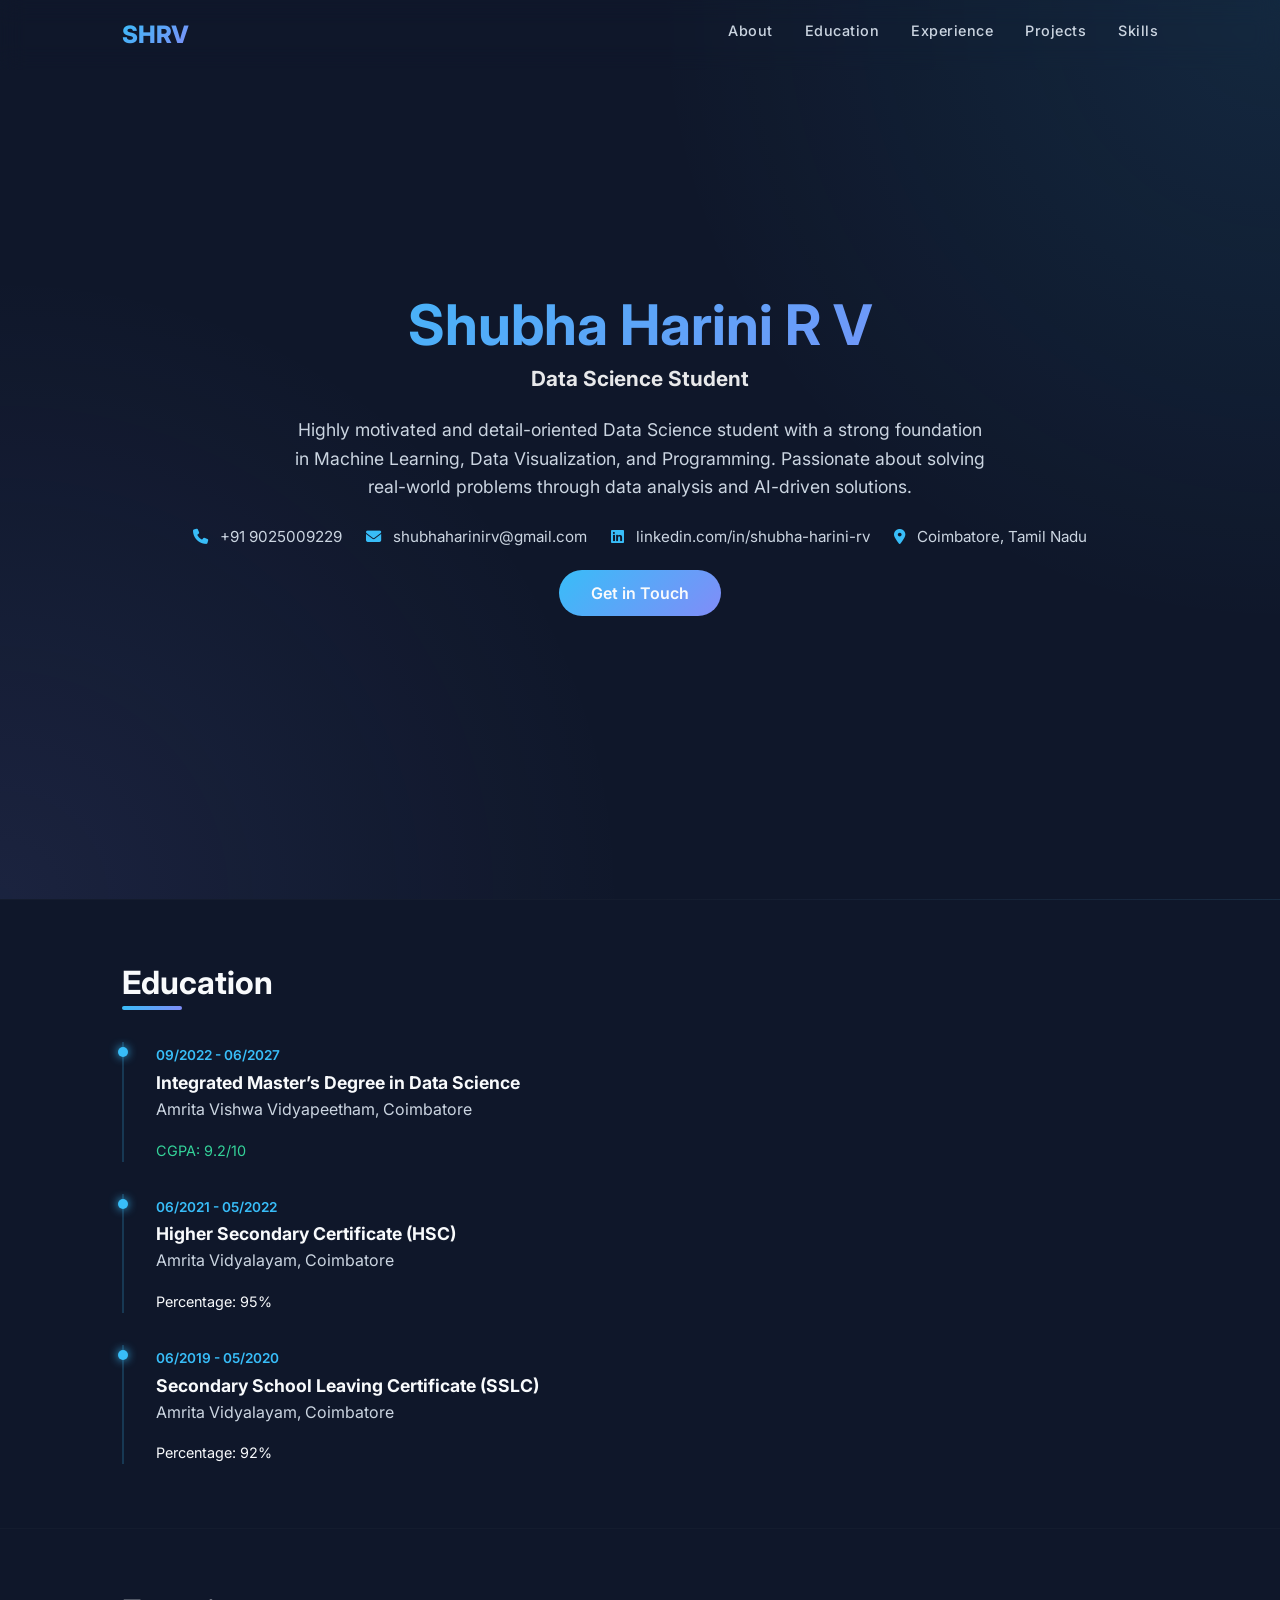
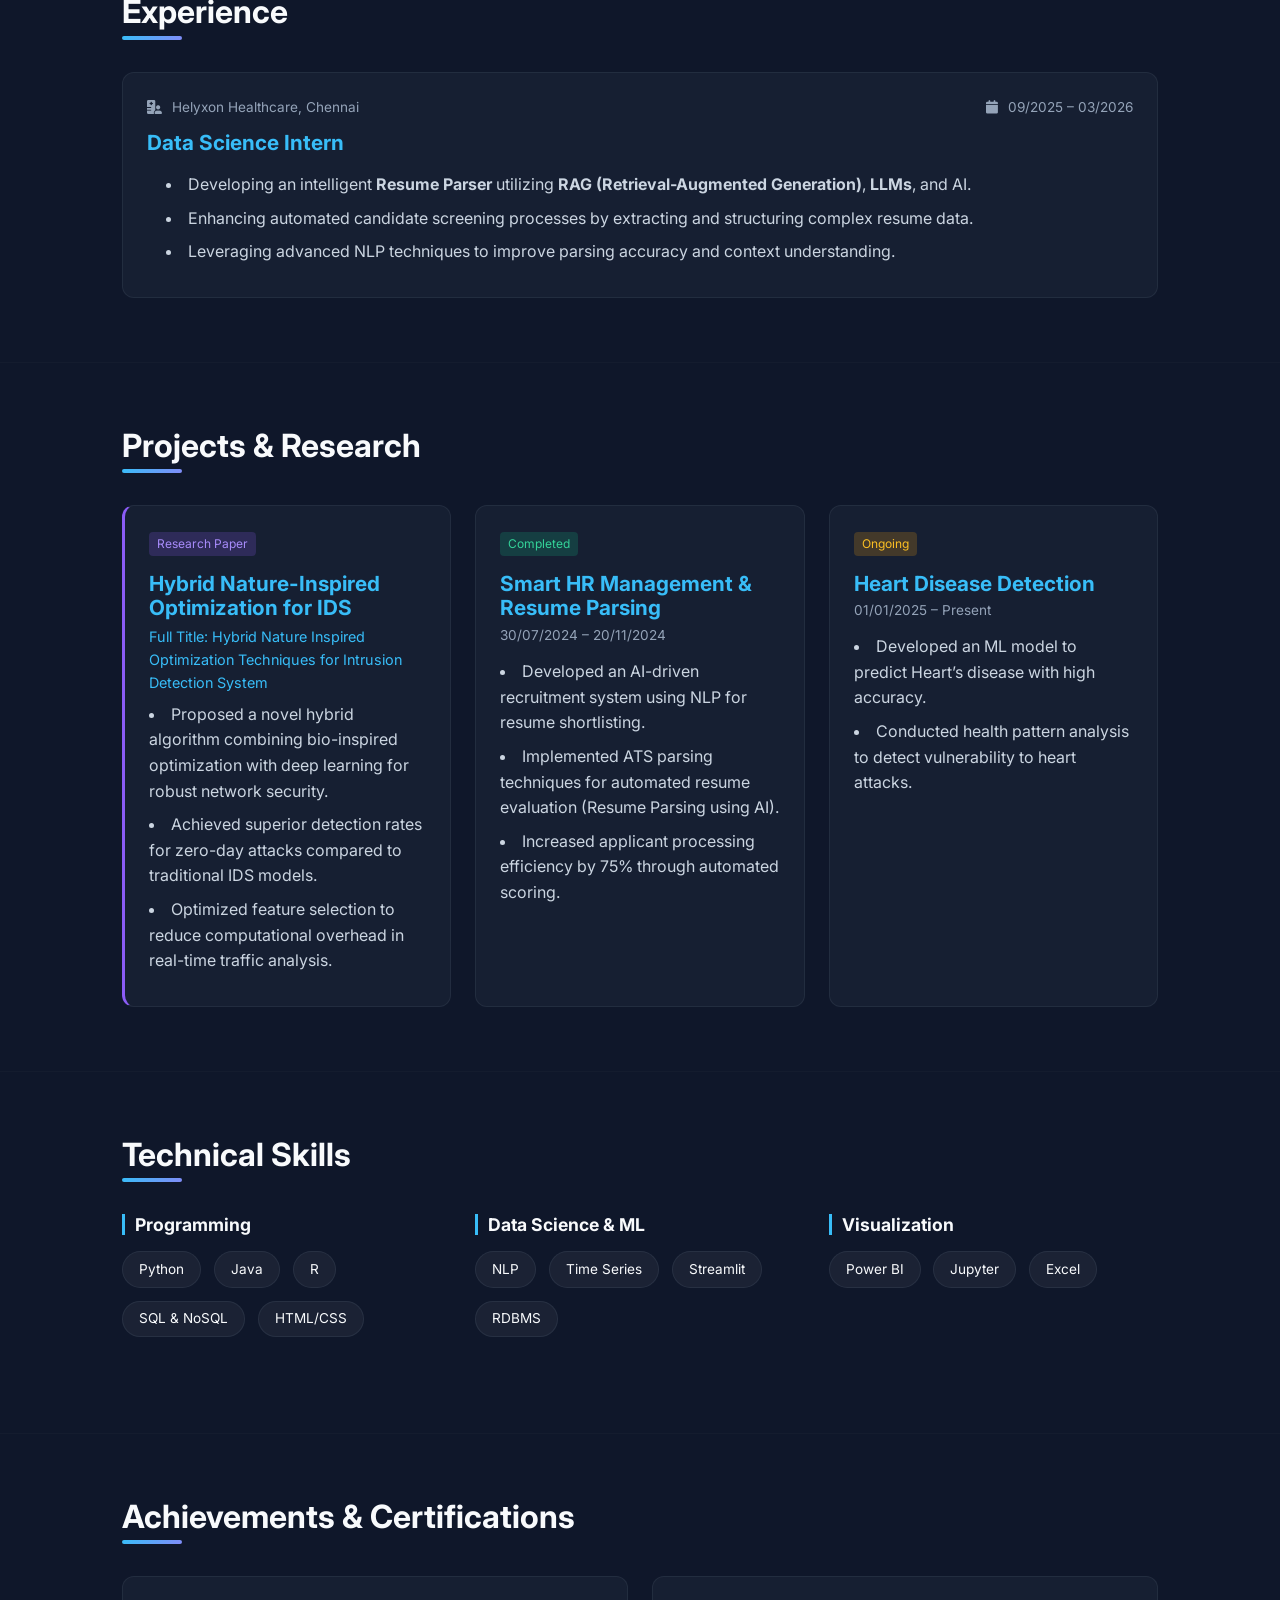
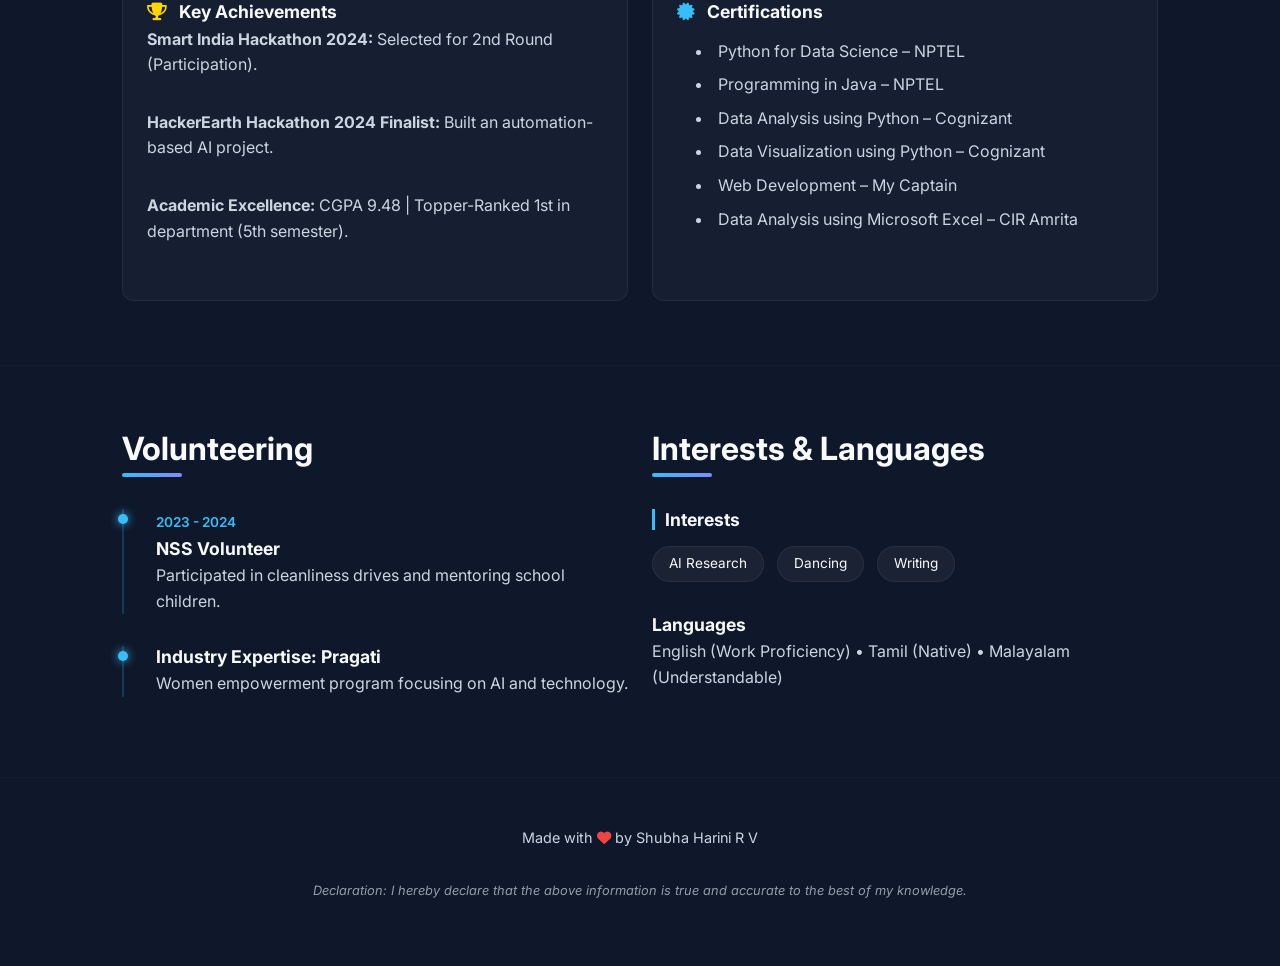
<file: resume.html>
<!DOCTYPE html>
<html lang="en">

<head>
    <meta charset="UTF-8">
    <meta name="viewport" content="width=device-width, initial-scale=1.0">
    <title>Shubha Harini R V | Portfolio</title>
    <!-- Fonts -->
    <link rel="preconnect" href="https://fonts.googleapis.com">
    <link rel="preconnect" href="https://fonts.gstatic.com" crossorigin>
    <link href="https://fonts.googleapis.com/css2?family=Inter:wght@300;400;500;600;700;800&display=swap"
        rel="stylesheet">
    <!-- Icons -->
    <link rel="stylesheet" href="https://cdnjs.cloudflare.com/ajax/libs/font-awesome/6.4.0/css/all.min.css">
    <!-- CSS -->
    <link rel="stylesheet" href="style.css">
</head>

<body>

    <!-- Header -->
    <header>
        <div class="container">
            <nav>
                <div class="logo">SHRV</div>
                <ul class="nav-links">
                    <li><a href="#about">About</a></li>
                    <li><a href="#education">Education</a></li>
                    <li><a href="#experience">Experience</a></li>
                    <li><a href="#projects">Projects</a></li>
                    <li><a href="#skills">Skills</a></li>
                </ul>
            </nav>
        </div>
    </header>

    <!-- Hero Section -->
    <section id="hero" class="hero fade-up">
        <div class="container">
            <h1>Shubha Harini R V</h1>
            <h3 style="color:white; opacity: 0.9;">Data Science Student</h3>

            <p class="bio">
                Highly motivated and detail-oriented Data Science student with a strong foundation in Machine Learning,
                Data Visualization, and Programming. Passionate about solving real-world problems through data analysis
                and AI-driven solutions.
            </p>

            <div class="contact-line">
                <span><i class="fas fa-phone"></i> +91 9025009229</span>
                <span><i class="fas fa-envelope"></i> shubhaharinirv@gmail.com</span>
                <span><i class="fab fa-linkedin"></i> linkedin.com/in/shubha-harini-rv</span>
                <span><i class="fas fa-map-marker-alt"></i> Coimbatore, Tamil Nadu</span>
            </div>

            <div style="margin-top: 2rem;">
                <a href="#contact" class="btn-primary"
                    style="padding: 0.8rem 2rem; background: var(--accent-gradient); border-radius: 50px; font-weight: 600;">Get
                    in Touch</a>
            </div>
        </div>
    </section>

    <!-- Education Section -->
    <section id="education" class="fade-up">
        <div class="container">
            <h2>Education</h2>
            <div class="timeline-item">
                <span class="timeline-date">09/2022 - 06/2027</span>
                <h4>Integrated Master’s Degree in Data Science</h4>
                <p>Amrita Vishwa Vidyapeetham, Coimbatore</p>
                <div style="font-size: 0.9rem; color: #34d399;">CGPA: 9.2/10</div>
            </div>
            <div class="timeline-item">
                <span class="timeline-date">06/2021 - 05/2022</span>
                <h4>Higher Secondary Certificate (HSC)</h4>
                <p>Amrita Vidyalayam, Coimbatore</p>
                <div style="font-size: 0.9rem;">Percentage: 95%</div>
            </div>
            <div class="timeline-item">
                <span class="timeline-date">06/2019 - 05/2020</span>
                <h4>Secondary School Leaving Certificate (SSLC)</h4>
                <p>Amrita Vidyalayam, Coimbatore</p>
                <div style="font-size: 0.9rem;">Percentage: 92%</div>
            </div>
        </div>
    </section>

    <!-- Experience Section -->
    <section id="experience" class="fade-up">
        <div class="container">
            <h2>Experience</h2>
            <div class="grid">

                <!-- Helyxon -->
                <div class="card">
                    <div class="card-meta">
                        <span><i class="fas fa-hospital-user"></i> Helyxon Healthcare, Chennai</span>
                        <span><i class="fas fa-calendar"></i> 09/2025 – 03/2026</span>
                    </div>
                    <h3>Data Science Intern</h3>
                    <ul style="margin-top: 1rem; padding-left: 1.2rem;">
                        <li>Developing an intelligent <strong>Resume Parser</strong> utilizing <strong>RAG
                                (Retrieval-Augmented Generation)</strong>, <strong>LLMs</strong>, and AI.</li>
                        <li>Enhancing automated candidate screening processes by extracting and structuring complex
                            resume data.</li>
                        <li>Leveraging advanced NLP techniques to improve parsing accuracy and context understanding.
                        </li>
                    </ul>
                </div>



            </div>
        </div>
    </section>

    <!-- Projects Section -->
    <section id="projects" class="fade-up">
        <div class="container">
            <h2>Projects & Research</h2>
            <div class="grid">

                <!-- Research Paper -->
                <div class="card project-card" style="border-left: 3px solid #8b5cf6;">
                    <span class="project-status" style="background: rgba(139, 92, 246, 0.2); color: #a78bfa;">Research
                        Paper</span>
                    <h3>Hybrid Nature-Inspired Optimization for IDS</h3>
                    <p style="font-size: 0.9rem; margin-bottom: 0.5rem; color: var(--accent-color);">Full Title: Hybrid
                        Nature Inspired Optimization Techniques for Intrusion Detection System</p>
                    <ul>
                        <li>Proposed a novel hybrid algorithm combining bio-inspired optimization with deep learning for
                            robust network security.</li>
                        <li>Achieved superior detection rates for zero-day attacks compared to traditional IDS models.
                        </li>
                        <li>Optimized feature selection to reduce computational overhead in real-time traffic analysis.
                        </li>
                    </ul>
                </div>

                <!-- Project 1 -->
                <div class="card project-card">
                    <span class="project-status">Completed</span>
                    <h3>Smart HR Management & Resume Parsing</h3>
                    <div class="card-meta">30/07/2024 – 20/11/2024</div>
                    <ul>
                        <li>Developed an AI-driven recruitment system using NLP for resume shortlisting.</li>
                        <li>Implemented ATS parsing techniques for automated resume evaluation (Resume Parsing using
                            AI).</li>
                        <li>Increased applicant processing efficiency by 75% through automated scoring.</li>
                    </ul>
                </div>



                <!-- Project 4 (Heart) -->
                <div class="card project-card">
                    <span class="project-status ongoing">Ongoing</span>
                    <h3>Heart Disease Detection</h3>
                    <div class="card-meta">01/01/2025 – Present</div>
                    <ul>
                        <li>Developed an ML model to predict Heart’s disease with high accuracy.</li>
                        <li>Conducted health pattern analysis to detect vulnerability to heart attacks.</li>
                    </ul>
                </div>

            </div>
        </div>
    </section>

    <!-- Skills Section -->
    <section id="skills" class="fade-up">
        <div class="container">
            <h2>Technical Skills</h2>
            <div class="grid" style="grid-template-columns: repeat(auto-fit, minmax(250px, 1fr));">

                <div class="skill-category">
                    <h4>Programming</h4>
                    <div class="skill-tags">
                        <span class="skill-tag">Python</span>
                        <span class="skill-tag">Java</span>
                        <span class="skill-tag">R</span>
                        <span class="skill-tag">SQL & NoSQL</span>
                        <span class="skill-tag">HTML/CSS</span>
                    </div>
                </div>

                <div class="skill-category">
                    <h4>Data Science & ML</h4>
                    <div class="skill-tags">
                        <span class="skill-tag">NLP</span>
                        <span class="skill-tag">Time Series</span>
                        <span class="skill-tag">Streamlit</span>
                        <span class="skill-tag">RDBMS</span>
                    </div>
                </div>

                <div class="skill-category">
                    <h4>Visualization</h4>
                    <div class="skill-tags">
                        <span class="skill-tag">Power BI</span>
                        <span class="skill-tag">Jupyter</span>
                        <span class="skill-tag">Excel</span>
                    </div>
                </div>

            </div>
        </div>
    </section>

    <!-- Achievements & Awards -->
    <section id="achievements" class="fade-up">
        <div class="container">
            <h2>Achievements & Certifications</h2>
            <div class="grid">

                <div class="card">
                    <h4><i class="fas fa-trophy" style="color: gold; margin-right: 0.5rem;"></i> Key Achievements</h4>
                    <div class="achievement-item">
                        <p><strong>Smart India Hackathon 2024:</strong> Selected for 2nd Round (Participation).</p>
                    </div>
                    <div class="achievement-item">
                        <p><strong>HackerEarth Hackathon 2024 Finalist:</strong> Built an automation-based AI project.
                        </p>
                    </div>
                    <div class="achievement-item">
                        <p><strong>Academic Excellence:</strong> CGPA 9.48 | Topper-Ranked 1st in department (5th
                            semester).</p>
                    </div>
                </div>

                <div class="card">
                    <h4><i class="fas fa-certificate" style="color: var(--accent-color); margin-right: 0.5rem;"></i>
                        Certifications</h4>
                    <ul style="padding-left: 1.2rem; margin-top: 1rem;">
                        <li>Python for Data Science – NPTEL</li>
                        <li>Programming in Java – NPTEL</li>
                        <li>Data Analysis using Python – Cognizant</li>
                        <li>Data Visualization using Python – Cognizant</li>
                        <li>Web Development – My Captain</li>
                        <li>Data Analysis using Microsoft Excel – CIR Amrita</li>
                    </ul>
                </div>

            </div>
        </div>
    </section>

    <!-- Volunteering & Interests -->
    <section id="volunteering" class="fade-up">
        <div class="container">
            <div class="grid">

                <div>
                    <h2>Volunteering</h2>
                    <div class="timeline-item">
                        <span class="timeline-date">2023 - 2024</span>
                        <h4>NSS Volunteer</h4>
                        <p>Participated in cleanliness drives and mentoring school children.</p>
                    </div>
                    <div class="timeline-item">
                        <h4>Industry Expertise: Pragati</h4>
                        <p>Women empowerment program focusing on AI and technology.</p>
                    </div>
                </div>

                <div>
                    <h2>Interests & Languages</h2>
                    <div class="skill-category">
                        <h4>Interests</h4>
                        <div class="skill-tags">
                            <span class="skill-tag">AI Research</span>
                            <span class="skill-tag">Dancing</span>
                            <span class="skill-tag">Writing</span>
                        </div>
                    </div>
                    <div style="margin-top: 2rem;">
                        <h4>Languages</h4>
                        <p>English (Work Proficiency) • Tamil (Native) • Malayalam (Understandable)</p>
                    </div>
                </div>

            </div>
        </div>
    </section>

    <!-- Footer -->
    <footer>
        <div class="container">
            <p>Made with <i class="fas fa-heart" style="color: #ef4444;"></i> by Shubha Harini R V</p>
            <p class="declaration">
                Declaration: I hereby declare that the above information is true and accurate to the best of my
                knowledge.
            </p>
        </div>
    </footer>

    <!-- Scripts -->
    <script src="script.js"></script>
</body>

</html>
</file>
<file: style.css>
/* Global Styles & Variables */
:root {
    --bg-color: #0f172a;
    --text-primary: #f8fafc;
    --text-secondary: #cbd5e1;
    --accent-color: #38bdf8;
    --accent-gradient: linear-gradient(135deg, #38bdf8 0%, #818cf8 100%);
    --card-bg: rgba(30, 41, 59, 0.5);
    --card-border: rgba(148, 163, 184, 0.1);
    --header-bg: rgba(15, 23, 42, 0.9);
    --font-main: 'Inter', sans-serif;
    --transition-speed: 0.3s;
}

* {
    margin: 0;
    padding: 0;
    box-sizing: border-box;
}

body {
    font-family: var(--font-main);
    background-color: var(--bg-color);
    color: var(--text-primary);
    line-height: 1.6;
    overflow-x: hidden;
}

html {
    scroll-behavior: smooth;
}

/* Scrollbar */
::-webkit-scrollbar {
    width: 10px;
}

::-webkit-scrollbar-track {
    background: var(--bg-color);
}

::-webkit-scrollbar-thumb {
    background: #334155;
    border-radius: 5px;
}

::-webkit-scrollbar-thumb:hover {
    background: #475569;
}

/* Typography */
h1,
h2,
h3,
h4 {
    font-weight: 700;
    line-height: 1.2;
    margin-bottom: 0.5rem;
}

h1 {
    font-size: 3.5rem;
    background: var(--accent-gradient);
    -webkit-background-clip: text;
    -webkit-text-fill-color: transparent;
    margin-bottom: 0.5rem;
}

h2 {
    font-size: 2rem;
    position: relative;
    display: inline-block;
    margin-bottom: 2.5rem;
    color: var(--text-primary);
}

h2::after {
    content: '';
    position: absolute;
    left: 0;
    bottom: -8px;
    width: 60px;
    height: 4px;
    background: var(--accent-gradient);
    border-radius: 2px;
}

h3 {
    color: var(--accent-color);
    font-size: 1.3rem;
}

h4 {
    color: var(--text-primary);
    font-size: 1.1rem;
    margin-bottom: 0.25rem;
}

p {
    color: var(--text-secondary);
    margin-bottom: 1rem;
}

ul {
    list-style-position: inside;
    color: var(--text-secondary);
}

li {
    margin-bottom: 0.5rem;
}

a {
    text-decoration: none;
    color: inherit;
    transition: color var(--transition-speed);
}

a:hover {
    color: var(--accent-color);
}

/* Layout */
.container {
    max-width: 1100px;
    margin: 0 auto;
    padding: 0 2rem;
}

section {
    padding: 4rem 0;
    border-bottom: 1px solid rgba(255, 255, 255, 0.02);
}

/* Header */
header {
    position: fixed;
    top: 0;
    width: 100%;
    z-index: 1000;
    padding: 1rem 0;
    backdrop-filter: blur(12px);
    background-color: transparent;
    transition: all 0.3s ease;
}

header.scrolled {
    background-color: var(--header-bg);
    border-bottom: 1px solid var(--card-border);
    padding: 0.8rem 0;
}

nav {
    display: flex;
    justify-content: space-between;
    align-items: center;
}

.logo {
    font-size: 1.5rem;
    font-weight: 800;
    background: var(--accent-gradient);
    -webkit-background-clip: text;
    -webkit-text-fill-color: transparent;
}

.nav-links {
    display: flex;
    gap: 2rem;
    list-style: none;
}

.nav-links a {
    font-weight: 500;
    font-size: 0.9rem;
    letter-spacing: 0.5px;
}

/* Hero */
.hero {
    min-height: 100vh;
    display: flex;
    align-items: center;
    justify-content: center;
    text-align: center;
    background: radial-gradient(circle at top right, rgba(56, 189, 248, 0.1), transparent 40%),
        radial-gradient(circle at bottom left, rgba(129, 140, 248, 0.1), transparent 40%);
}

.hero p.bio {
    max-width: 700px;
    margin: 1.5rem auto;
    font-size: 1.1rem;
}

.contact-line {
    display: flex;
    flex-wrap: wrap;
    gap: 1.5rem;
    justify-content: center;
    margin-top: 1rem;
    font-size: 0.95rem;
    color: var(--text-secondary);
}

.contact-line i {
    color: var(--accent-color);
    margin-right: 0.5rem;
}

/* Cards & Grid */
.grid {
    display: grid;
    grid-template-columns: repeat(auto-fit, minmax(320px, 1fr));
    gap: 1.5rem;
}

.card {
    background-color: var(--card-bg);
    border: 1px solid var(--card-border);
    border-radius: 12px;
    padding: 1.5rem;
    transition: transform 0.3s ease, border-color 0.3s ease;
}

.card:hover {
    transform: translateY(-5px);
    border-color: rgba(56, 189, 248, 0.3);
}

.card-meta {
    display: flex;
    justify-content: space-between;
    font-size: 0.85rem;
    color: #94a3b8;
    margin-bottom: 0.8rem;
}

.card-meta i {
    margin-right: 0.4rem;
}

/* Timeline (Experience/Education) */
.timeline-item {
    position: relative;
    padding-left: 2rem;
    border-left: 2px solid rgba(56, 189, 248, 0.2);
    margin-bottom: 2rem;
}

.timeline-item::after {
    content: '';
    position: absolute;
    left: -6px;
    top: 5px;
    width: 10px;
    height: 10px;
    background: var(--accent-color);
    border-radius: 50%;
    box-shadow: 0 0 10px var(--accent-color);
}

.timeline-item:last-child {
    margin-bottom: 0;
}

.timeline-date {
    display: inline-block;
    font-size: 0.85rem;
    color: var(--accent-color);
    margin-bottom: 0.3rem;
    font-weight: 600;
}

/* Skills */
.skill-category {
    margin-bottom: 2rem;
}

.skill-category h4 {
    margin-bottom: 1rem;
    color: var(--text-primary);
    border-left: 3px solid var(--accent-color);
    padding-left: 10px;
}

.skill-tags {
    display: flex;
    flex-wrap: wrap;
    gap: 0.8rem;
}

.skill-tag {
    padding: 0.4rem 1rem;
    background: rgba(255, 255, 255, 0.05);
    border: 1px solid var(--card-border);
    border-radius: 20px;
    font-size: 0.85rem;
    transition: all 0.2s;
}

.skill-tag:hover {
    background: rgba(56, 189, 248, 0.15);
    color: var(--accent-color);
    border-color: var(--accent-color);
}

/* Projects */
.project-card h3 {
    margin-bottom: 0.2rem;
}

.project-status {
    display: inline-block;
    font-size: 0.75rem;
    padding: 2px 8px;
    border-radius: 4px;
    background: rgba(16, 185, 129, 0.2);
    color: #34d399;
    margin-bottom: 1rem;
}

.project-status.ongoing {
    background: rgba(245, 158, 11, 0.2);
    color: #fbbf24;
}

/* Achievements & Volunteering */
.achievement-item {
    display: flex;
    gap: 1rem;
    align-items: flex-start;
    margin-bottom: 1rem;
}

.achievement-icon {
    min-width: 30px;
    height: 30px;
    background: rgba(56, 189, 248, 0.2);
    border-radius: 50%;
    display: flex;
    align-items: center;
    justify-content: center;
    color: var(--accent-color);
}

/* Footer */
footer {
    text-align: center;
    padding: 3rem 0;
    color: #64748b;
    font-size: 0.9rem;
}

.declaration {
    margin-top: 2rem;
    font-style: italic;
    opacity: 0.7;
    font-size: 0.8rem;
}

/* Responsive */
@media (max-width: 768px) {
    h1 {
        font-size: 2.5rem;
    }

    .nav-links {
        display: none;
    }

    /* Could add mobile menu later */
    .hero {
        padding-top: 100px;
        display: block;
        text-align: left;
    }

    .contact-line {
        justify-content: flex-start;
    }
}
</file>
